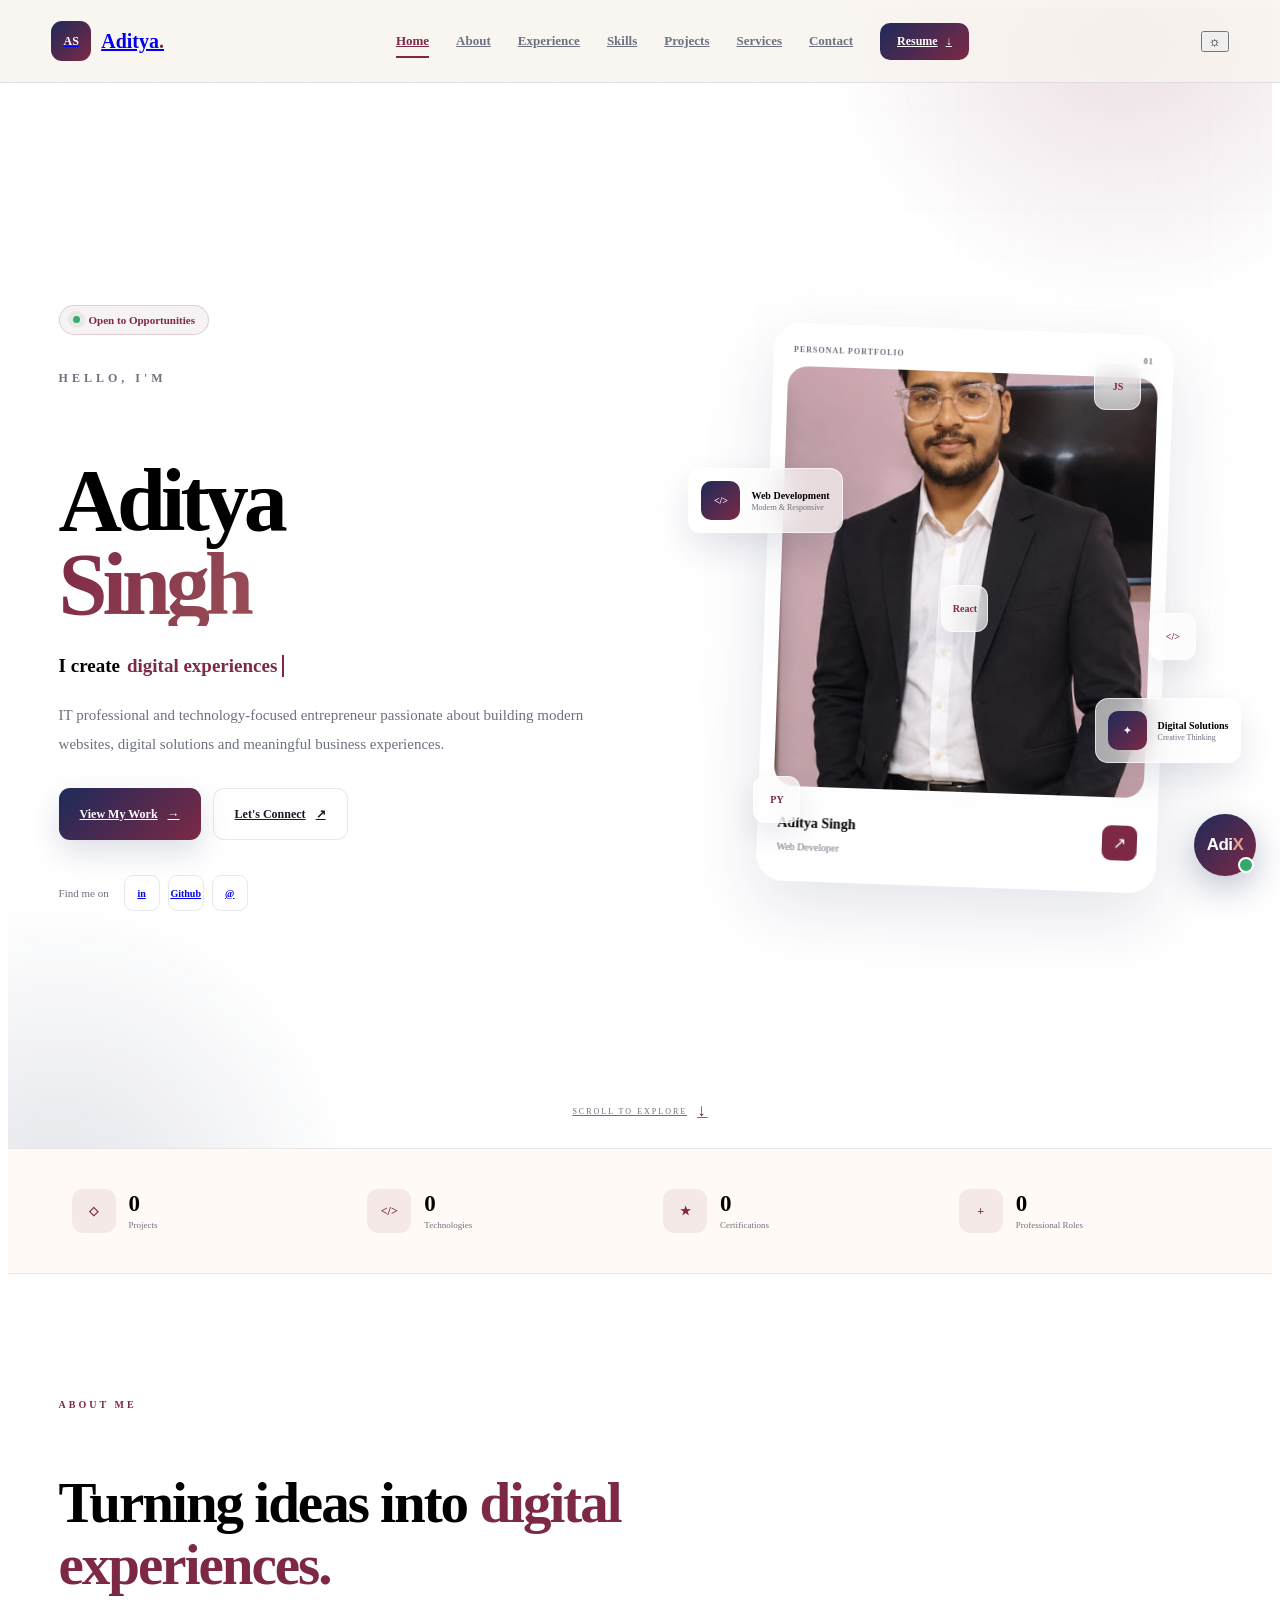
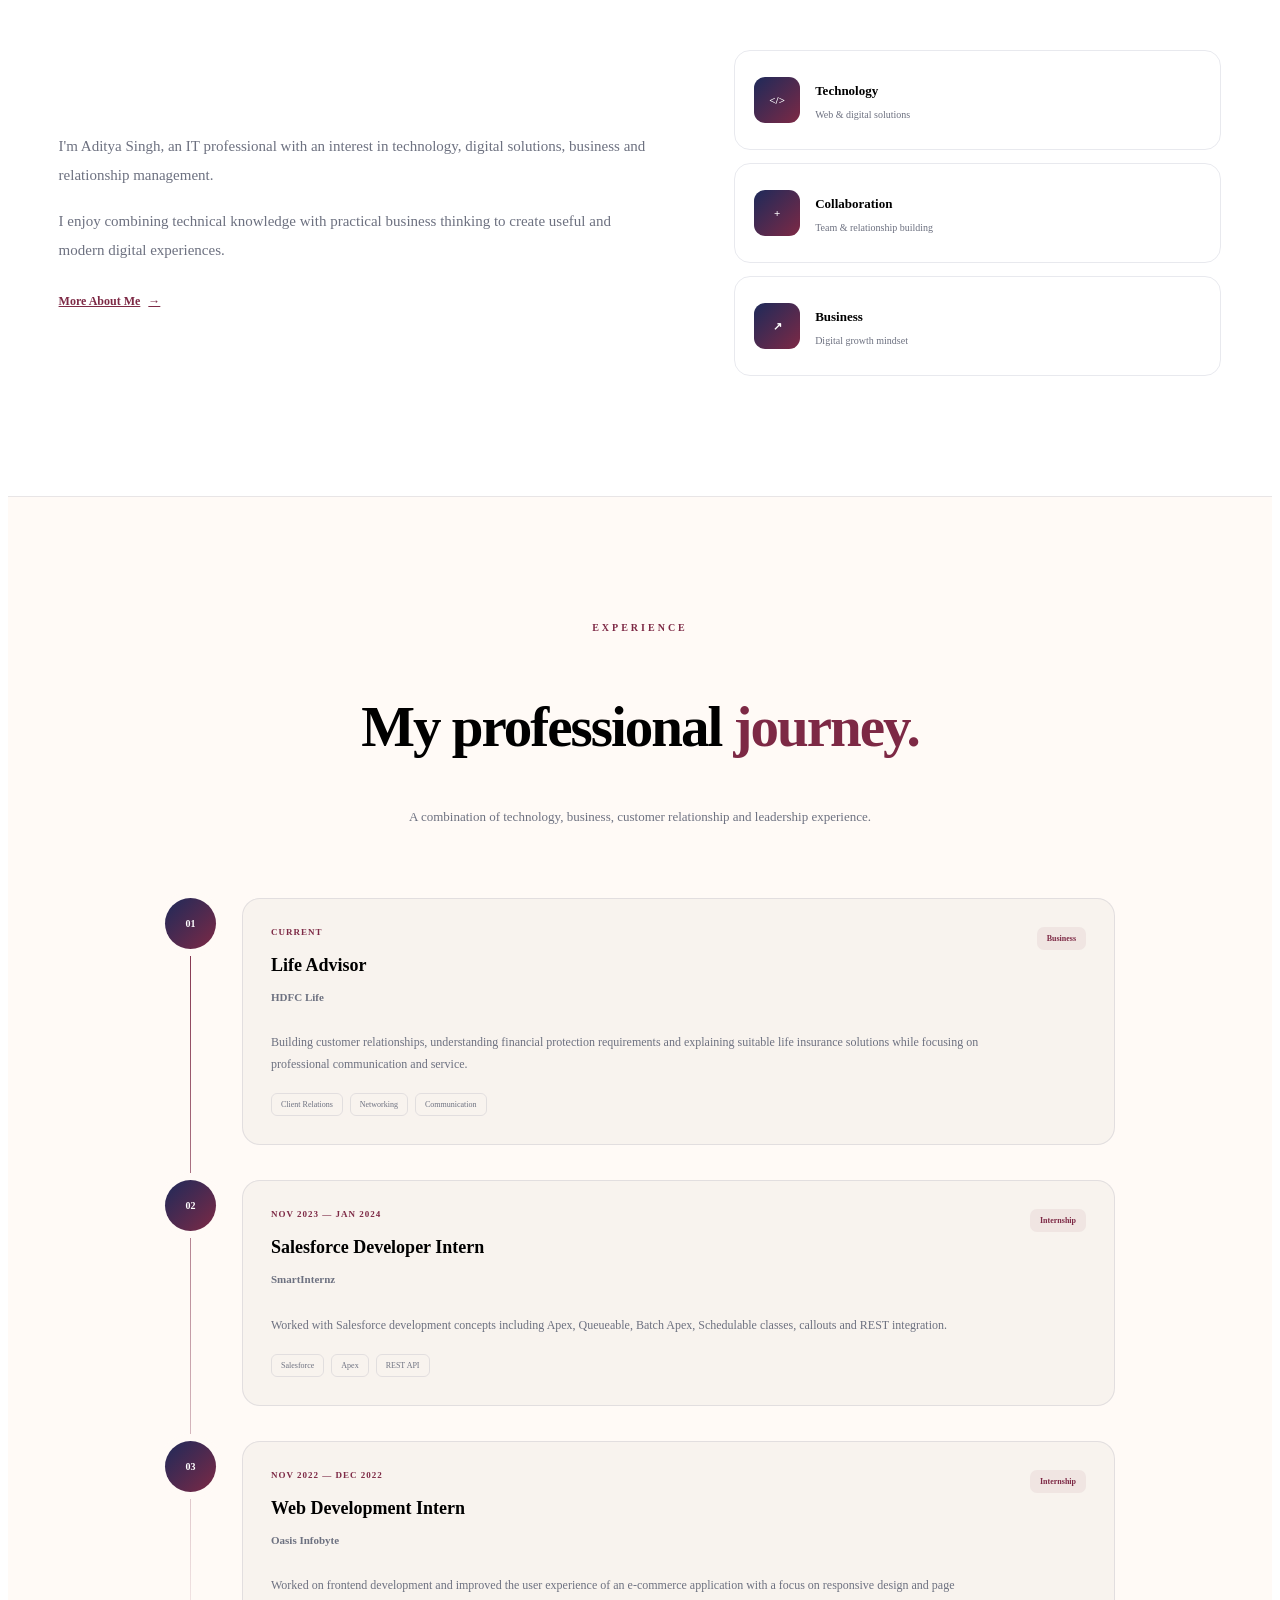
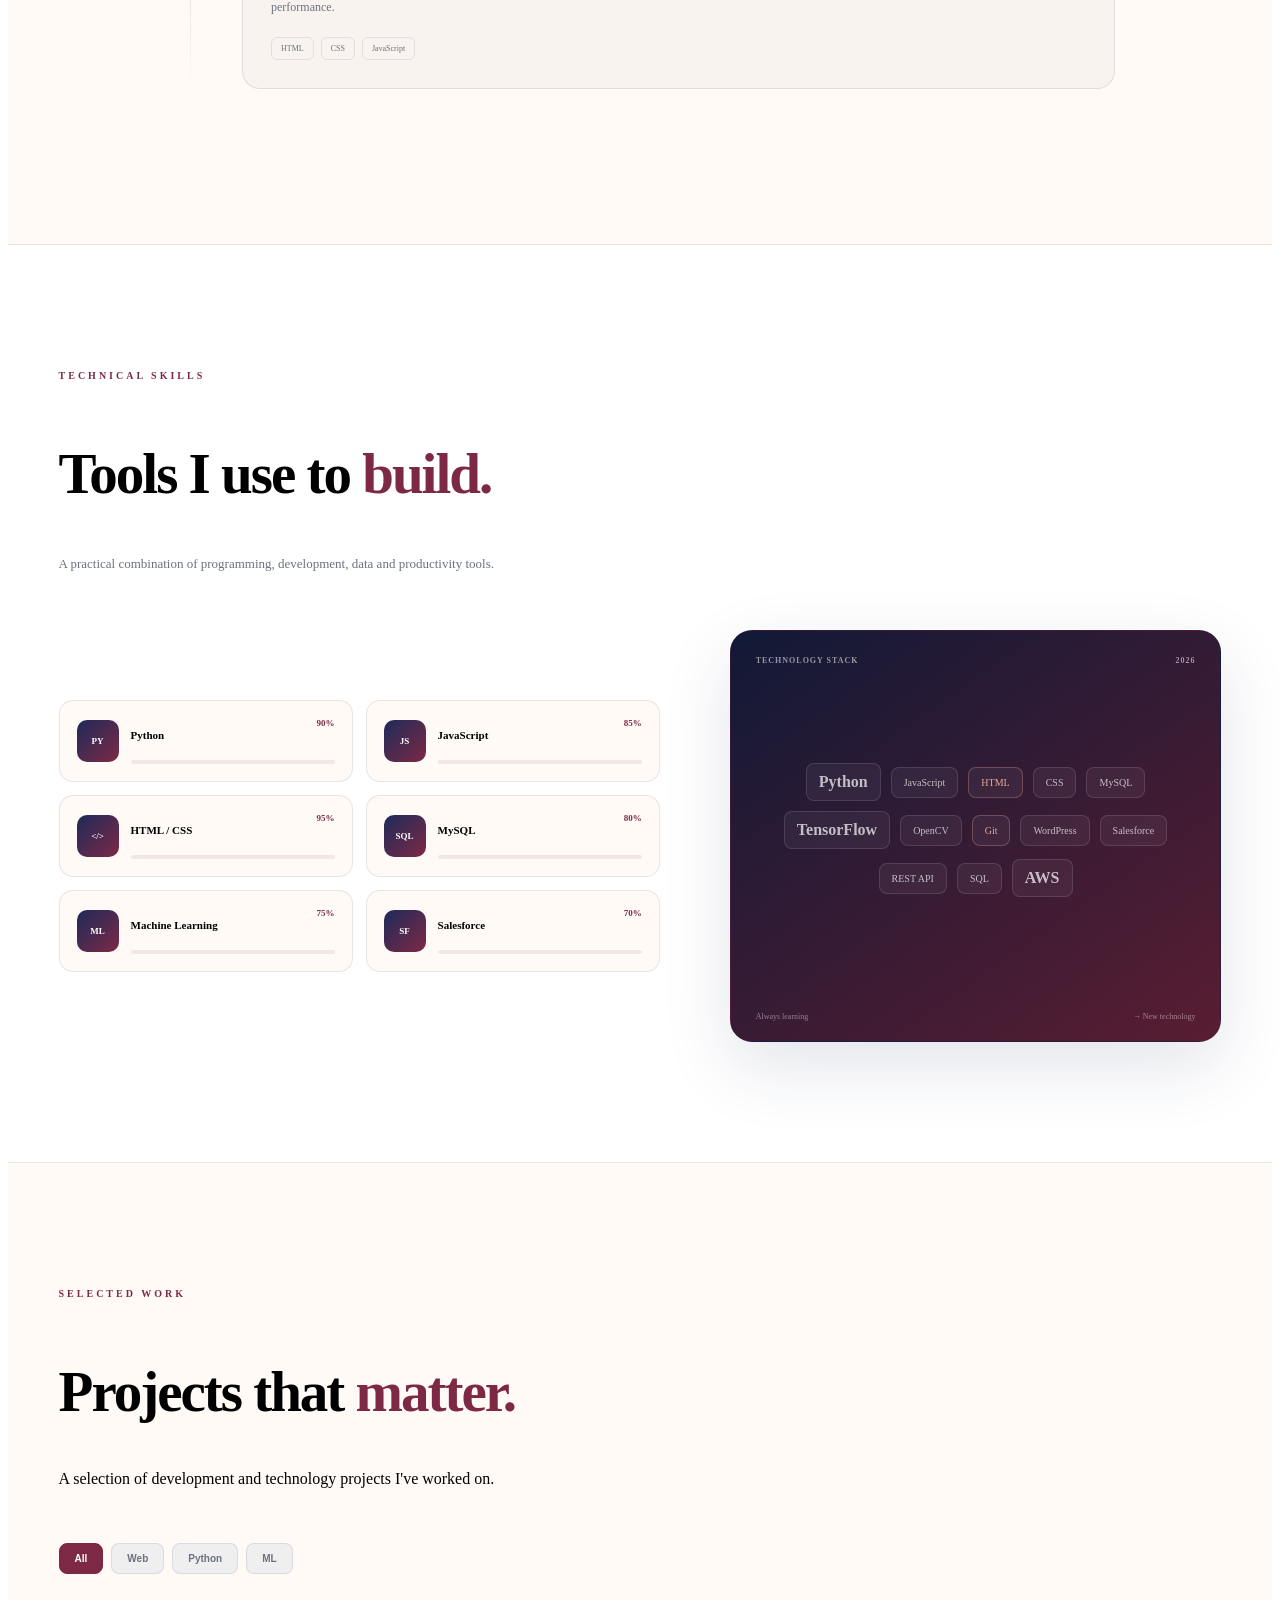
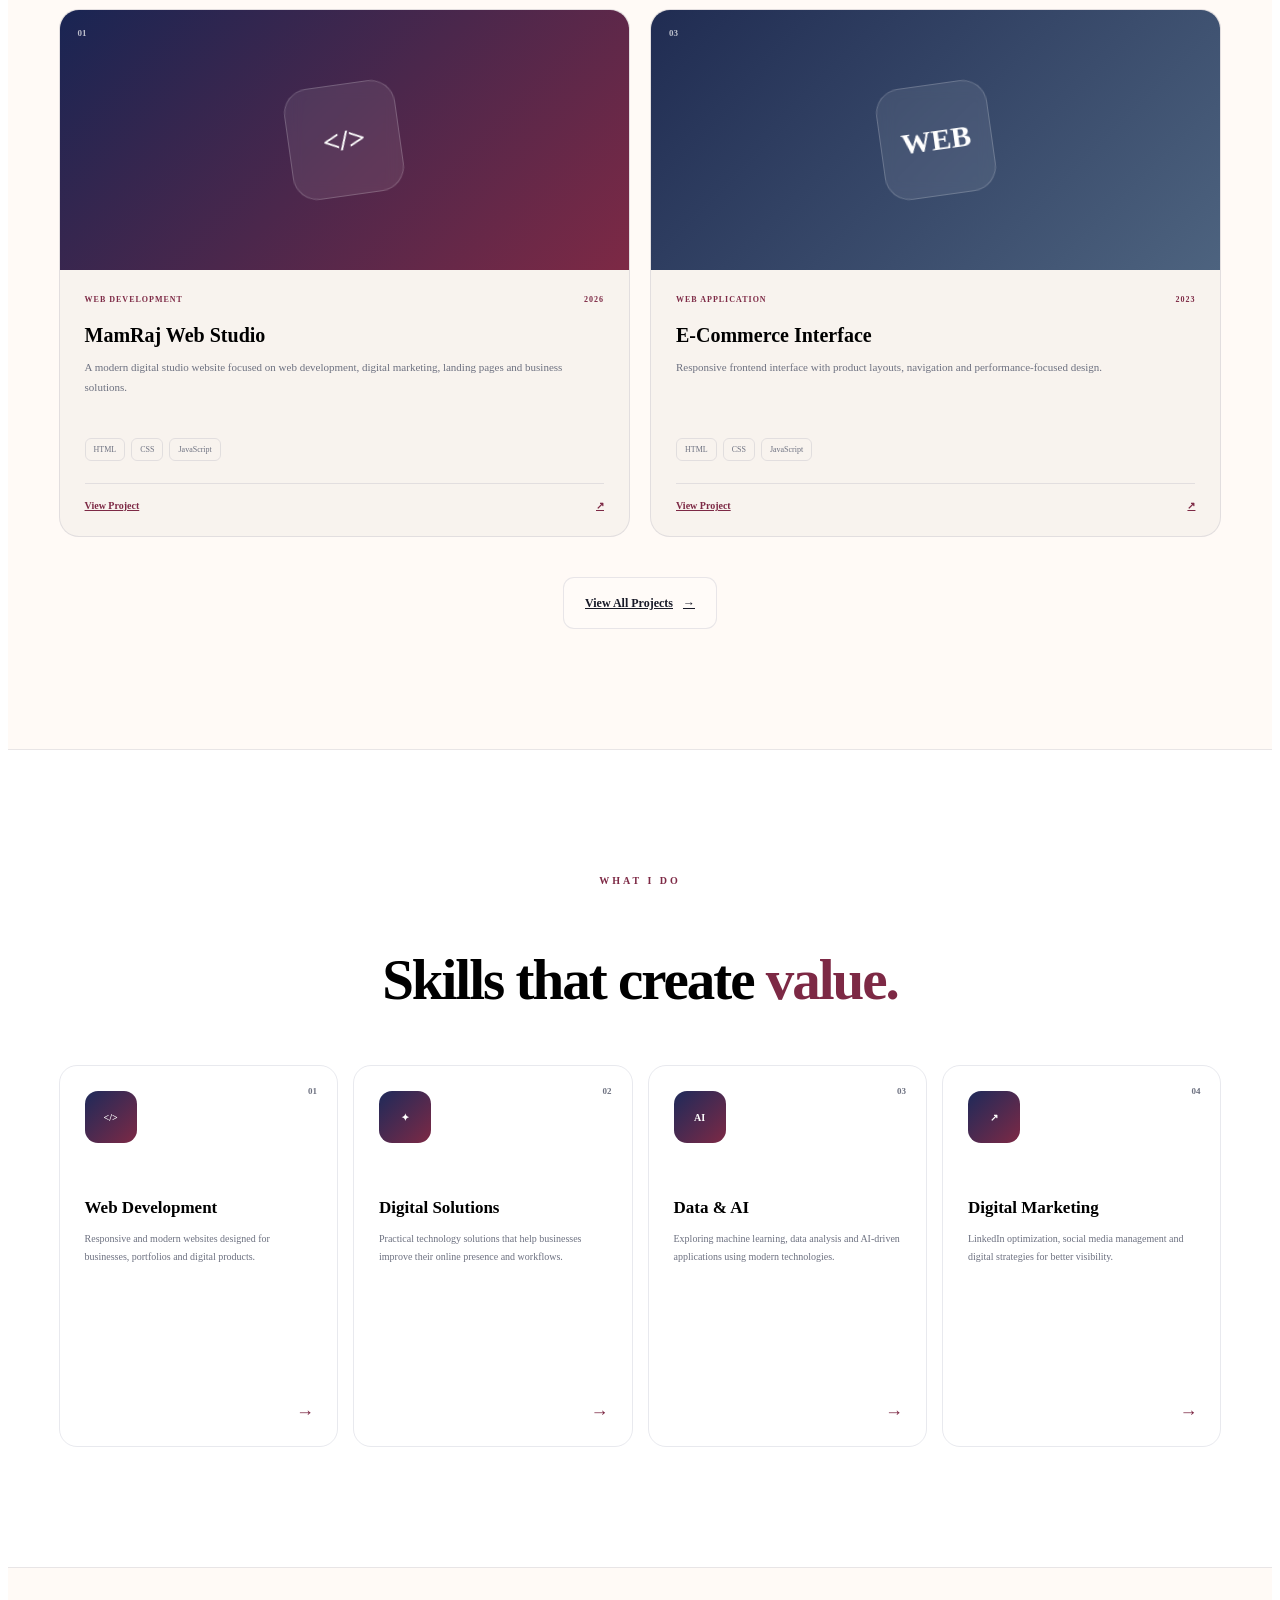
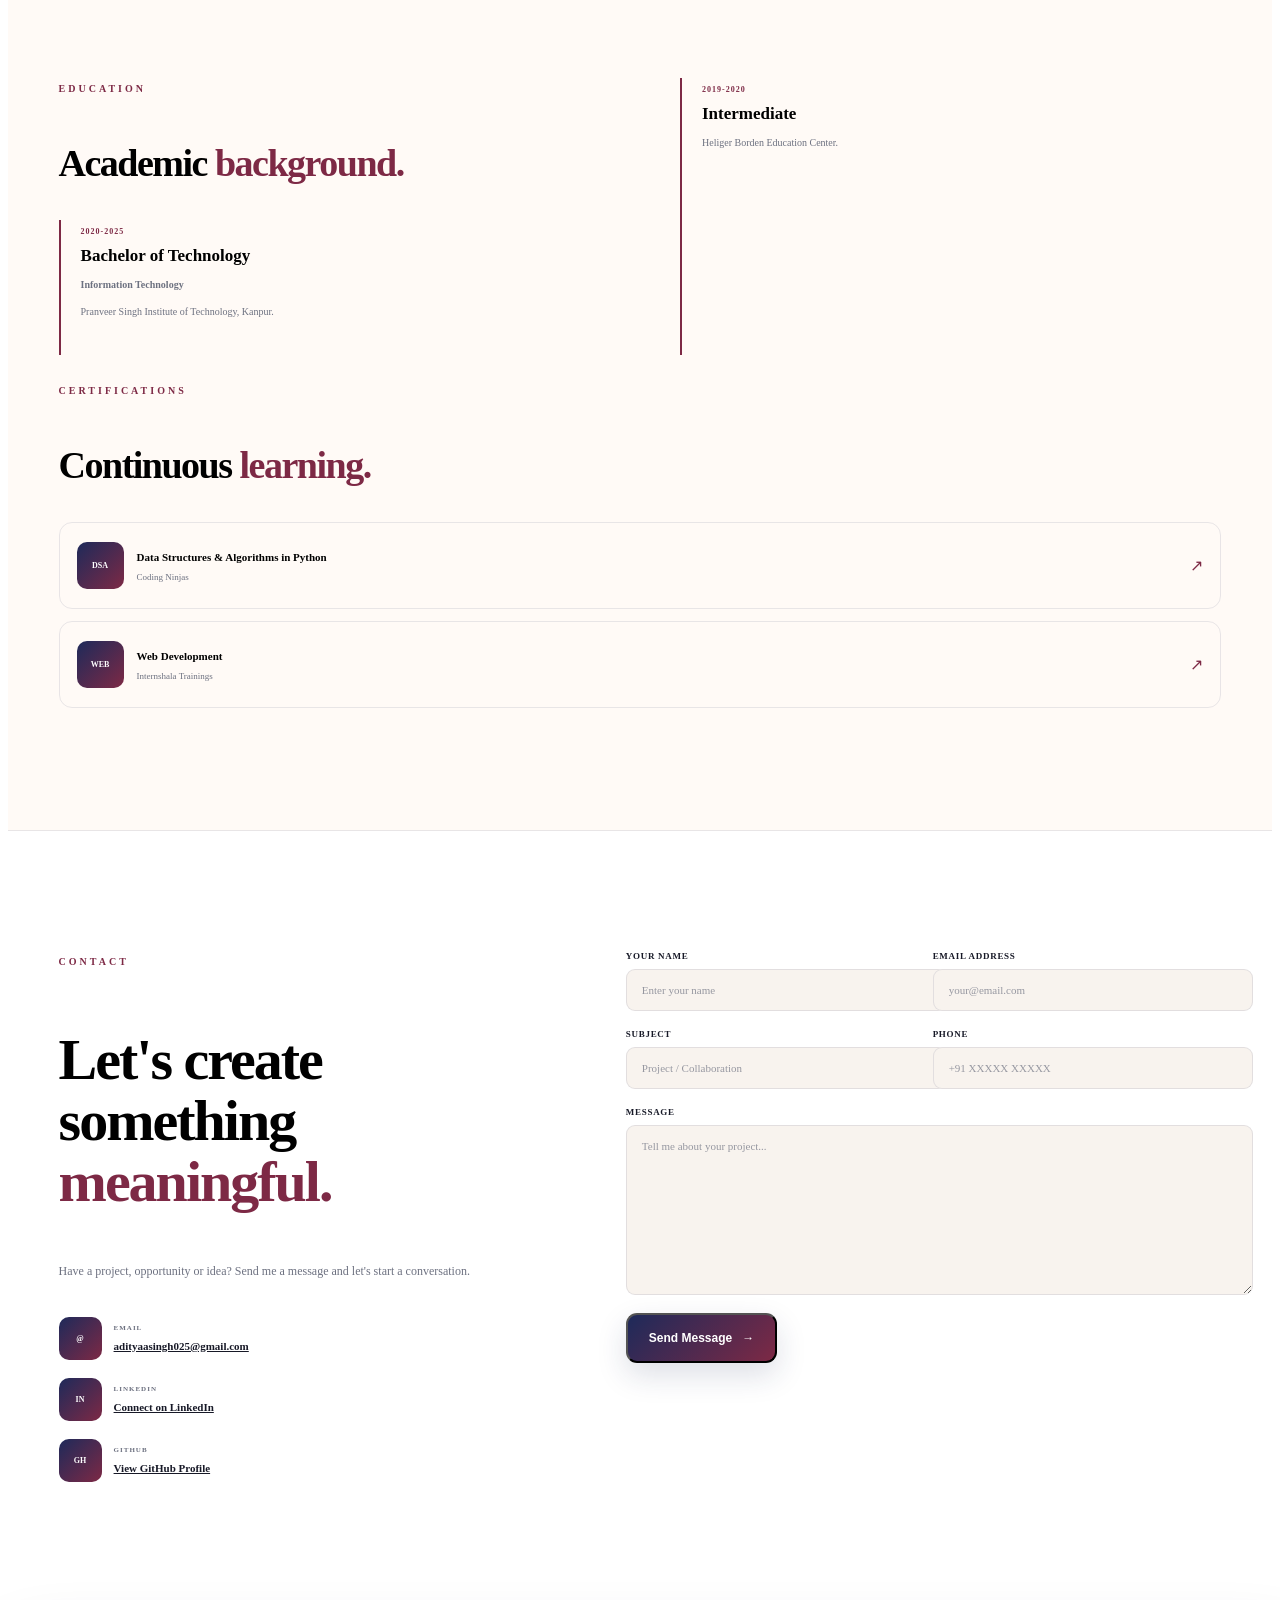
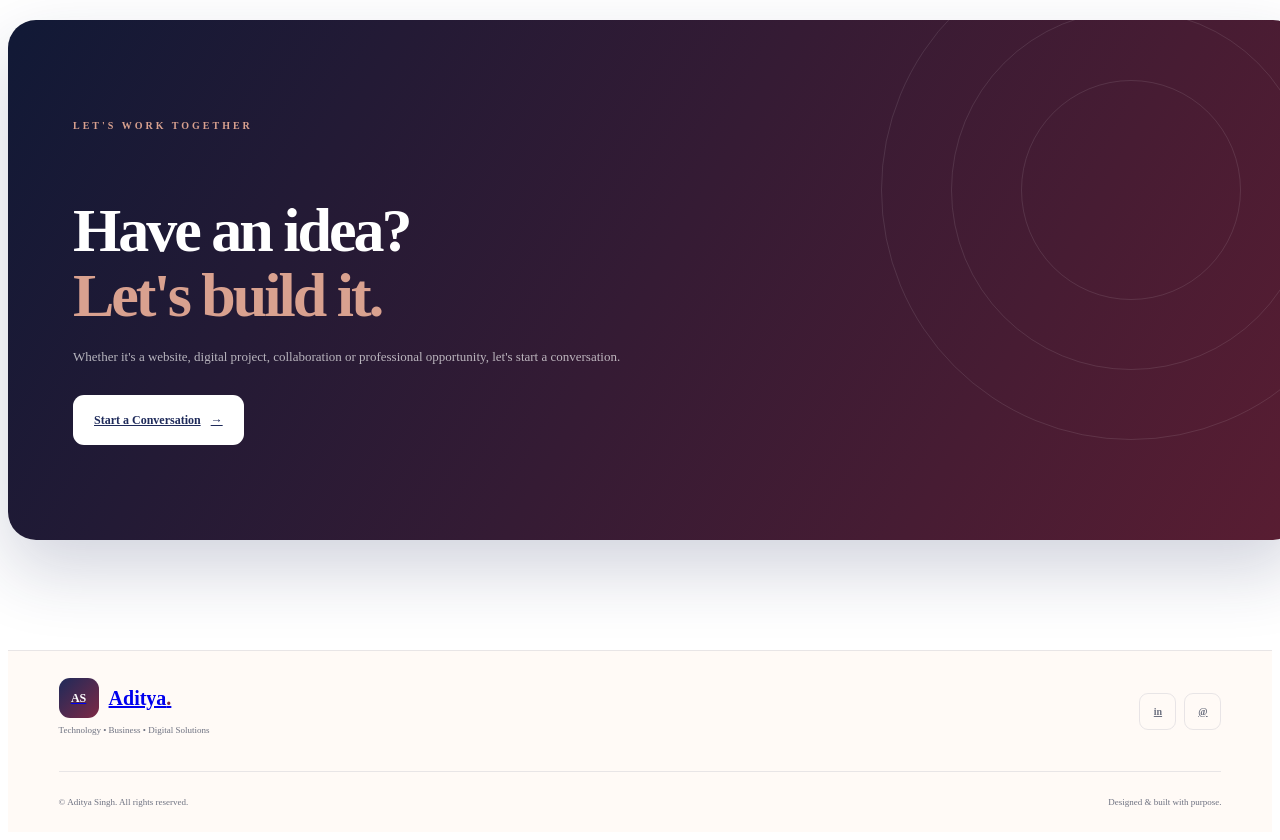
<file: index.html>
<!DOCTYPE html>
<html lang="en">

<head>
    <meta charset="UTF-8">

    <meta name="viewport" content="width=device-width, initial-scale=1.0">

    <meta name="description" content="Aditya Singh - IT Professional and web developer">

    <meta name="author" content="Aditya Singh">

    <title>Aditya Singh | Portfolio</title>

    <link rel="stylesheet" href="style.css">
    <link rel="stylesheet" href="adix.css">
</head>

<body>

<!-- =====================================
     NAVBAR
===================================== -->

<header class="header">

    <nav class="navbar">

        <a href="#home" class="logo">

            <span class="logo-symbol">AS</span>

            <span class="logo-name">
               Aditya<span>.</span>
            </span>

        </a>


        <div class="nav-menu" id="navMenu">

            <a href="#home" class="nav-link active">
                Home
            </a>

            <a href="#about" class="nav-link">
                About
            </a>

            <a href="#experience" class="nav-link">
                Experience
            </a>

            <a href="#skills" class="nav-link">
                Skills
            </a>

            <a href="#projects" class="nav-link">
                Projects
            </a>

            <a href="#services" class="nav-link">
                Services
            </a>

            <a href="#contact" class="nav-link">
                Contact
            </a>

            <a href="#" class="resume-button">
                Resume
                <span>↓</span>
            </a>

        </div>


        <div class="nav-actions">

            <button
    class="theme-toggle"
    id="themeToggle"
    type="button"
    aria-label="Toggle dark mode"
>

                ☾
            </button>


            <button
                class="menu-button" id="menuButton" aria-label="Open menu">

                <span></span>
                <span></span>
                <span></span>

            </button>

        </div>

    </nav>

</header>


<!-- =====================================
     MAIN
===================================== -->

<main>


<!-- =====================================
     HERO SECTION
===================================== -->

<section class="hero" id="home">

    <div class="hero-background">

        <div class="gradient-circle circle-one"></div>

        <div class="gradient-circle circle-two"></div>

        <div class="grid-background"></div>

    </div>


    <div class="hero-container">


        <!-- HERO CONTENT -->

        <div class="hero-content">

            <div class="availability">

                <span class="status-dot"></span>

                Open to Opportunities

            </div>


            <p class="eyebrow">
                HELLO, I'M
            </p>
            <h2>
                Aditya
                <span>Singh</span>
            </h2>

            <div class="hero-role">

                <span>I create</span>

                <span id="typingText" class="typing-text"></span>

            </div>
                   

            <p class="hero-description">

                IT professional and technology-focused
                entrepreneur passionate about building
                modern websites, digital solutions and
                meaningful business experiences.

            </p>


            <div class="hero-buttons">

                <a
                    href="#projects"
                    class="button button-primary">

                    View My Work

                    <span>→</span>

                </a>


                <a
                    href="#contact"
                    class="button button-outline">

                    Let's Connect

                    <span>↗</span>

                </a>

            </div>


            <!-- SOCIAL LINKS -->

            <div class="social-area">

                <span>
                    Find me on
                </span>


                <div class="social-links">

                    <a href="#"
                       aria-label="LinkedIn">
                        in
                    </a>

                    <a href="#"
                       aria-label="GitHub">
                        Github
                    </a>

                    <a href="#"
                       aria-label="Email">
                        @
                    </a>

                </div>

            </div>

        </div>


        <!-- HERO VISUAL -->

        <div class="hero-visual">


            <div class="visual-glow"></div>


            <!-- PROFILE CARD -->

            <div class="profile-card">


                <div class="profile-header">

                    <span>
                        PERSONAL PORTFOLIO
                    </span>

                    <span>
                        01
                    </span>

                </div>


                <div class="profile-image">

                    <img
                        src="profile.jpg" alt="Aditya Singh"
                        onerror="this.style.display='none'; this.parentElement.classList.add('image-placeholder');"
                    >

                    <div class="placeholder-content">

                        <div class="placeholder-initials">
                            AS
                        </div>

                        <span>
                            Add Your Photo
                        </span>

                    </div>

                </div>


                <div class="profile-info">

                    <div>

                        <h3>
                            Aditya Singh
                        </h3>

                        <p>
                            Web Developer
                        </p>

                    </div>


                    <div class="profile-arrow">
                        ↗
                    </div>

                </div>

            </div>


            <!-- FLOATING CARD -->

            <div class="floating-card floating-one">

                <div class="floating-icon">
                    &lt;/&gt;
                </div>

                <div>

                    <strong>
                        Web Development
                    </strong>

                    <small>
                        Modern & Responsive
                    </small>

                </div>

            </div>


            <!-- FLOATING CARD -->

            <div class="floating-card floating-two">

                <div class="floating-icon">
                    ✦
                </div>

                <div>

                    <strong>
                        Digital Solutions
                    </strong>

                    <small>
                        Creative Thinking
                    </small>

                </div>

            </div>


            <!-- TECH BADGES -->

            <div class="tech-badge badge-one">
                JS
            </div>

            <div class="tech-badge badge-two">
                PY
            </div>

            <div class="tech-badge badge-three">
                &lt;/&gt;
            </div>
               <div class="tech-badge badge-four">
                React
            </div>

        </div>

    </div>


    <!-- SCROLL INDICATOR -->

    <a href="#about" class="scroll-indicator">

        <span>
            SCROLL TO EXPLORE
        </span>

        <span class="scroll-arrow">
            ↓
        </span>

    </a>

</section>


<!-- =====================================
     STATISTICS
===================================== -->

<section class="statistics">

    <div class="statistics-container">


        <div class="stat">

            <div class="stat-icon">
                ◇
            </div>

            <div>

                <strong
                    class="counter"
                    data-target="10">
                    0
                </strong>

                <span>
                    Projects
                </span>

            </div>

        </div>


        <div class="stat">

            <div class="stat-icon">
                &lt;/&gt;
            </div>

            <div>

                <strong
                    class="counter"
                    data-target="10">
                    0
                </strong>

                <span>
                    Technologies
                </span>

            </div>

        </div>


        <div class="stat">

            <div class="stat-icon">
                ★
            </div>

            <div>

                <strong
                    class="counter"
                    data-target="2">
                    0
                </strong>

                <span>
                    Certifications
                </span>

            </div>

        </div>


        <div class="stat">

            <div class="stat-icon">
                +
            </div>

            <div>

                <strong
                    class="counter"
                    data-target="5">
                    0
                </strong>

                <span>
                    Professional Roles
                </span>

            </div>

        </div>

    </div>

</section>


<!-- =====================================
     ABOUT PREVIEW
===================================== -->

<section class="about-preview" id="about">

    <div class="section-container">


        <div class="section-heading">

            <span class="section-label">
                ABOUT ME
            </span>

            <h2>

                Turning ideas into

                <span>
                    digital experiences.
                </span>

            </h2>

        </div>


        <div class="about-grid">


            <div class="about-description">

                <p>

                    I'm Aditya Singh, an IT professional
                    with an interest in technology, digital
                    solutions, business and relationship
                    management.

                </p>


                <p>

                    I enjoy combining technical knowledge
                    with practical business thinking to
                    create useful and modern digital
                    experiences.

                </p>


                <a
                    href="#"
                    class="text-button">

                    More About Me

                    <span>→</span>

                </a>

            </div>


            <div class="about-cards">


                <div class="about-card">

                    <div class="about-card-icon">
                        &lt;/&gt;
                    </div>

                    <div>

                        <h3>
                            Technology
                        </h3>

                        <p>
                            Web & digital solutions
                        </p>

                    </div>

                </div>


                <div class="about-card">

                    <div class="about-card-icon">
                        +
                    </div>

                    <div>

                        <h3>
                            Collaboration
                        </h3>

                        <p>
                            Team & relationship building
                        </p>

                    </div>

                </div>


                <div class="about-card">

                    <div class="about-card-icon">
                        ↗
                    </div>

                    <div>

                        <h3>
                            Business
                        </h3>

                        <p>
                            Digital growth mindset
                        </p>

                    </div>

                </div>


            </div>

        </div>

    </div>

</section>
    
<!-- =====================================
     EXPERIENCE SECTION
===================================== -->

<section class="experience-section" id="experience">

    <div class="section-container">

        <div class="section-heading center-heading">

            <span class="section-label">
                EXPERIENCE
            </span>

            <h2>
                My professional
                <span>journey.</span>
            </h2>

            <p>
                A combination of technology, business,
                customer relationship and leadership
                experience.
            </p>

        </div>


        <div class="timeline">


            <!-- EXPERIENCE 01-->

            <div class="timeline-item">

                <div class="timeline-dot">
                    01
                </div>


                <div class="timeline-content">

                    <div class="timeline-top">

                        <div>

                            <span class="experience-date">
                                CURRENT
                            </span>

                            <h3>
                                Life Advisor
                            </h3>

                            <h4>
                                HDFC Life
                            </h4>

                        </div>

                        <span class="experience-type">
                            Business
                        </span>

                    </div>


                    <p>
                        Building customer relationships, understanding
                        financial protection requirements and explaining
                        suitable life insurance solutions while focusing
                        on professional communication and service.
                    </p>


                    <div class="experience-tags">

                        <span>Client Relations</span>
                        <span>Networking</span>
                        <span>Communication</span>

                    </div>

                </div>

            </div>


            <!-- EXPERIENCE 02 -->

            <div class="timeline-item">

                <div class="timeline-dot">
                    02
                </div>


                <div class="timeline-content">

                    <div class="timeline-top">

                        <div>

                            <span class="experience-date">
                                NOV 2023 — JAN 2024
                            </span>

                            <h3>
                                Salesforce Developer Intern
                            </h3>

                            <h4>
                                SmartInternz
                            </h4>

                        </div>

                        <span class="experience-type">
                            Internship
                        </span>

                    </div>


                    <p>
                        Worked with Salesforce development concepts
                        including Apex, Queueable, Batch Apex,
                        Schedulable classes, callouts and REST
                        integration.
                    </p>


                    <div class="experience-tags">

                        <span>Salesforce</span>
                        <span>Apex</span>
                        <span>REST API</span>

                    </div>

                </div>

            </div>


            <!-- EXPERIENCE 03 -->

            <div class="timeline-item">

                <div class="timeline-dot">
                    03
                </div>


                <div class="timeline-content">

                    <div class="timeline-top">

                        <div>

                            <span class="experience-date">
                                NOV 2022 — DEC 2022
                            </span>

                            <h3>
                                Web Development Intern
                            </h3>

                            <h4>
                                Oasis Infobyte
                            </h4>

                        </div>

                        <span class="experience-type">
                            Internship
                        </span>

                    </div>


                    <p>
                        Worked on frontend development and improved
                        the user experience of an e-commerce
                        application with a focus on responsive
                        design and page performance.
                    </p>


                    <div class="experience-tags">

                        <span>HTML</span>
                        <span>CSS</span>
                        <span>JavaScript</span>

                    </div>

                </div>

            </div>

        </div>

    </div>

</section>



<!-- =====================================
     SKILLS SECTION
===================================== -->

<section class="skills-section" id="skills">

    <div class="section-container">

        <div class="section-heading">

            <span class="section-label">
                TECHNICAL SKILLS
            </span>

            <h2>
                Tools I use to
                <span>build.</span>
            </h2>

            <p>
                A practical combination of programming,
                development, data and productivity tools.
            </p>

        </div>


        <div class="skills-layout">


            <!-- SKILL CARDS -->

            <div class="skill-cards">


                <div class="skill-card">

                    <div class="skill-icon">
                        PY
                    </div>

                    <div class="skill-info">

                        <div class="skill-title">

                            <h3>Python</h3>

                            <span>90%</span>

                        </div>

                        <div class="skill-bar">

                            <span
                                class="skill-progress"
                                data-width="90">
                            </span>

                        </div>

                    </div>

                </div>


                <div class="skill-card">

                    <div class="skill-icon">
                        JS
                    </div>

                    <div class="skill-info">

                        <div class="skill-title">

                            <h3>JavaScript</h3>

                            <span>85%</span>

                        </div>

                        <div class="skill-bar">

                            <span
                                class="skill-progress"
                                data-width="85">
                            </span>

                        </div>

                    </div>

                </div>


                <div class="skill-card">

                    <div class="skill-icon">
                        &lt;/&gt;
                    </div>

                    <div class="skill-info">

                        <div class="skill-title">

                            <h3>HTML / CSS</h3>

                            <span>95%</span>

                        </div>

                        <div class="skill-bar">

                            <span
                                class="skill-progress"
                                data-width="95">
                            </span>

                        </div>

                    </div>

                </div>


                <div class="skill-card">

                    <div class="skill-icon">
                        SQL
                    </div>

                    <div class="skill-info">

                        <div class="skill-title">

                            <h3>MySQL</h3>

                            <span>80%</span>

                        </div>

                        <div class="skill-bar">

                            <span
                                class="skill-progress"
                                data-width="80">
                            </span>

                        </div>

                    </div>

                </div>


                <div class="skill-card">

                    <div class="skill-icon">
                        ML
                    </div>

                    <div class="skill-info">

                        <div class="skill-title">

                            <h3>Machine Learning</h3>

                            <span>75%</span>

                        </div>

                        <div class="skill-bar">

                            <span
                                class="skill-progress"
                                data-width="75">
                            </span>

                        </div>

                    </div>

                </div>


                <div class="skill-card">

                    <div class="skill-icon">
                        SF
                    </div>

                    <div class="skill-info">

                        <div class="skill-title">

                            <h3>Salesforce</h3>

                            <span>70%</span>

                        </div>

                        <div class="skill-bar">

                            <span
                                class="skill-progress"
                                data-width="70">
                            </span>

                        </div>

                    </div>

                </div>

            </div>


            <!-- TECHNOLOGY CLOUD -->

            <div class="technology-box">

                <div class="technology-header">

                    <span>
                        TECHNOLOGY STACK
                    </span>

                    <span>
                        2026
                    </span>

                </div>


                <div class="technology-cloud">

                    <span class="large">Python</span>

                    <span>JavaScript</span>

                    <span class="highlight">HTML</span>

                    <span>CSS</span>

                    <span>MySQL</span>

                    <span class="large">TensorFlow</span>

                    <span>OpenCV</span>

                    <span class="highlight">Git</span>

                    <span>WordPress</span>

                    <span>Salesforce</span>

                    <span>REST API</span>

                    <span>SQL</span>

                    <span class="large">AWS</span>

                </div>


                <div class="technology-footer">

                    <span>
                        Always learning
                    </span>

                    <span>
                        → New technology
                    </span>

                </div>

            </div>

        </div>

    </div>

</section>



<!-- =====================================
     PROJECTS SECTION
===================================== -->

<section class="projects-section" id="projects">

    <div class="section-container">

        <div class="section-heading">

            <span class="section-label">
                SELECTED WORK
            </span>

            <h2>
                Projects that
                <span>matter.</span>
            </h2>

            <p>
                A selection of development and technology
                projects I've worked on.
            </p>

        </div>


        <!-- FILTER -->

        <div class="project-filter">

            <button
                class="filter-button active"
                data-filter="all">

                All

            </button>

            <button
                class="filter-button"
                data-filter="web">

                Web

            </button>

            <button
                class="filter-button"
                data-filter="python">

                Python

            </button>

            <button
                class="filter-button"
                data-filter="ml">

                ML

            </button>

        </div>


        <!-- PROJECT GRID -->

        <div class="project-grid">


            <!-- PROJECT 01 -->

            <article
                class="project-card"
                data-category="web">

                <div class="project-image project-one">

                    <span class="project-number">
                        01
                    </span>

                    <div class="project-preview">

                        &lt;/&gt;

                    </div>

                </div>


                <div class="project-content">

                    <div class="project-meta">

                        <span>
                            WEB DEVELOPMENT
                        </span>

                        <span>
                            2026
                        </span>

                    </div>


                    <h3>
                        MamRaj Web Studio
                    </h3>


                    <p>
                        A modern digital studio website focused
                        on web development, digital marketing,
                        landing pages and business solutions.
                    </p>


                    <div class="project-tech">

                        <span>HTML</span>
                        <span>CSS</span>
                        <span>JavaScript</span>

                    </div>


                    <a href="https://mamrajwebstudio.com"
                        class="project-link">

                        View Project
                        <span>↗</span>

                    </a>

                </div>

            </article>


            <!-- PROJECT 03 -->

            <article
                class="project-card"
                data-category="web">

                <div class="project-image project-three">

                    <span class="project-number">
                        03
                    </span>

                    <div class="project-preview">
                        WEB
                    </div>

                </div>


                <div class="project-content">

                    <div class="project-meta">

                        <span>
                            WEB APPLICATION
                        </span>

                        <span>
                            2023
                        </span>

                    </div>


                    <h3>
                        E-Commerce Interface
                    </h3>


                    <p>
                        Responsive frontend interface with
                        product layouts, navigation and
                        performance-focused design.
                    </p>


                    <div class="project-tech">

                        <span>HTML</span>
                        <span>CSS</span>
                        <span>JavaScript</span>

                    </div>


                    <a
                        href="https://adityasingh251.github.io/Nexora/"
                        class="project-link">

                        View Project
                        <span>↗</span>

                    </a>

                </div>

            </article>

        </div>


        <div class="projects-more">

            <a
                href="#"
                class="button button-outline">

                View All Projects
                <span>→</span>

            </a>

        </div>

    </div>

</section>



<!-- =====================================
     SERVICES SECTION
===================================== -->

<section class="services-section" id="services">

    <div class="section-container">

        <div class="section-heading center-heading">

            <span class="section-label">
                WHAT I DO
            </span>

            <h2>
                Skills that create
                <span>value.</span>
            </h2>

        </div>


        <div class="services-grid">


            <div class="service-card">

                <span class="service-number">
                    01
                </span>

                <div class="service-icon">
                    &lt;/&gt;
                </div>

                <h3>
                    Web Development
                </h3>

                <p>
                    Responsive and modern websites designed
                    for businesses, portfolios and digital
                    products.
                </p>

                <div class="service-arrow">
                    →
                </div>

            </div>


            <div class="service-card">

                <span class="service-number">
                    02
                </span>

                <div class="service-icon">
                    ✦
                </div>

                <h3>
                    Digital Solutions
                </h3>

                <p>
                    Practical technology solutions that help
                    businesses improve their online presence
                    and workflows.
                </p>

                <div class="service-arrow">
                    →
                </div>

            </div>


            <div class="service-card">

                <span class="service-number">
                    03
                </span>

                <div class="service-icon">
                    AI
                </div>

                <h3>
                    Data & AI
                </h3>

                <p>
                    Exploring machine learning, data analysis
                    and AI-driven applications using modern
                    technologies.
                </p>

                <div class="service-arrow">
                    →
                </div>

            </div>


            <div class="service-card">

                <span class="service-number">
                    04
                </span>

                <div class="service-icon">
                    ↗
                </div>

                <h3>
                    Digital Marketing
                </h3>

                <p>
                    LinkedIn optimization, social media
                    management and digital strategies for
                    better visibility.
                </p>

                <div class="service-arrow">
                    →
                </div>

            </div>

        </div>

    </div>

</section>



<!-- =====================================
     EDUCATION & CERTIFICATIONS
===================================== -->

<section class="education-section">

    <div class="section-container">

        <div class="education-grid">


            <!-- EDUCATION -->

            <div class="education-column">

                <span class="section-label">
                    EDUCATION
                </span>

                <h2>
                    Academic
                    <span>background.</span>
                </h2>

                <div class="education-card">

                    <span class="education-year">
                        2020-2025
                    </span>

                    <h3>
                        Bachelor of Technology
                    </h3>

                    <h4>
                        Information Technology
                    </h4>

                    <p>
                        Pranveer Singh Institute of Technology,
                        Kanpur.
                    </p>

                </div>

            </div>
             <div class="education-card">

                    <span class="education-year">
                        2019-2020
                    </span>

                    <h3>
                        Intermediate
                    </h3>

                    <p>
                        Heliger Borden Education Center.
                    </p>

                </div>

            </div>


            <!-- CERTIFICATIONS -->

            <div class="education-column">

                <span class="section-label">
                    CERTIFICATIONS
                </span>

                <h2>
                    Continuous
                    <span>learning.</span>
                </h2>


                <div class="certificate-card">

                    <div class="certificate-icon">
                        DSA
                    </div>

                    <div>

                        <h3>
                            Data Structures &
                            Algorithms in Python
                        </h3>

                        <p>
                            Coding Ninjas
                        </p>

                    </div>

                    <span class="certificate-arrow">
                        ↗
                    </span>

                </div>


                <div class="certificate-card">

                    <div class="certificate-icon">
                        WEB
                    </div>

                    <div>

                        <h3>
                            Web Development
                        </h3>

                        <p>
                            Internshala Trainings
                        </p>

                    </div>

                    <span class="certificate-arrow">
                        ↗
                    </span>

                </div>

            </div>

        </div>

    </div>

</section>



<!-- =====================================
     CONTACT SECTION
===================================== -->

<section class="contact-section" id="contact">

    <div class="section-container">

        <div class="contact-wrapper">


            <div class="contact-content">

                <span class="section-label">
                    CONTACT
                </span>

                <h2>
                    Let's create
                    something
                    <span>meaningful.</span>
                </h2>

                <p>
                    Have a project, opportunity or idea?
                    Send me a message and let's start a
                    conversation.
                </p>


                <div class="contact-details">


                    <div class="contact-item">

                        <div class="contact-icon">
                            @
                        </div>

                        <div>

                            <span>
                                EMAIL
                            </span>

                            <a href="mailto:adityaasingh025@gmail.com">
                                adityaasingh025@gmail.com
                            </a>

                        </div>

                    </div>


                    <div class="contact-item">

                        <div class="contact-icon">
                            IN
                        </div>

                        <div>

                            <span>
                                LINKEDIN
                            </span>

                            <a href="#">
                                Connect on LinkedIn
                            </a>

                        </div>

                    </div>


                    <div class="contact-item">

                        <div class="contact-icon">
                            GH
                        </div>

                        <div>

                            <span>
                                GITHUB
                            </span>

                            <a href="#">
                                View GitHub Profile
                            </a>

                        </div>

                    </div>


                </div>

            </div>


            <!-- CONTACT FORM -->

          <form
    action="https://formsubmit.co/adityaasingh025@gmail.com"
    method="POST"
    id="contactForm"
    class="contact-form"
>

    <input
        type="hidden"
        name="_subject"
        value="New Portfolio Contact - Aditya Singh"
    >

    <input
        type="hidden"
        name="_template"
        value="table"
    >

    <input
        type="hidden"
        name="_captcha"
        value="false"
    >

    <div class="form-group">

        <label for="name">
            Your Name
        </label>

        <input
            type="text"
            id="name"
            name="name"
            placeholder="Enter your name"
            required
        >

    </div>


    <div class="form-group">

        <label for="email">
            Email Address
        </label>

        <input
            type="email"
            id="email"
            name="email"
            placeholder="your@email.com"
            required
        >

    </div>


    <div class="form-group">

        <label for="subject">
            Subject
        </label>

        <input
            type="text"
            name="message_subject"
            placeholder="Project / Collaboration"
            required
        >

    </div>


    <div class="form-group">

        <label for="phone">
            Phone
        </label>

        <input
            type="tel"
            id="phone"
            name="phone"
            placeholder="+91 XXXXX XXXXX"
        >

    </div>


    <div class="form-group">

        <label for="message">
            Message
        </label>

        <textarea
            id="message"
            name="message"
            rows="6"
            placeholder="Tell me about your project..."
            required
        ></textarea>

    </div>


    <button
        type="submit"
        class="button button-primary"
        id="submitButton"
    >

        Send Message

        <span>→</span>

    </button>

</form>
        </div>

    </div>

</section>

<!-- =====================================
     CTA
===================================== -->

<section class="cta">

    <div class="cta-container">

        <div class="cta-content">

            <span class="section-label">
                LET'S WORK TOGETHER
            </span>

            <h2>

                Have an idea?

                <br>

                <span>
                    Let's build it.
                </span>

            </h2>

            <p>

                Whether it's a website, digital project,
                collaboration or professional opportunity,
                let's start a conversation.

            </p>


            <a
                href="#contact"
                class="button button-light">

                Start a Conversation

                <span>→</span>

            </a>

        </div>


        <div class="cta-decoration">

            <div></div>
            <div></div>
            <div></div>

        </div>

    </div>

</section>


</main>


<!-- =====================================
     FOOTER
===================================== -->

<footer class="footer">

    <div class="footer-main">


        <div>

            <a href="#home" class="logo">

                <span class="logo-symbol">
                    AS
                </span>

                <span class="logo-name">
                    Aditya<span>.</span>
                </span>

            </a>


            <p class="footer-tagline">

                Technology • Business • Digital Solutions

            </p>

        </div>


        <div class="footer-social">

            <a href="#">
                in
            </a>

            <a href="#">
                @
            </a>

        </div>

    </div>


    <div class="footer-bottom">

        <span>
            © <span id="year"></span>
            Aditya Singh. All rights reserved.
        </span>

        <span>
            Designed & built with purpose.
        </span>

    </div>

</footer>


<script src="script.js"></script>
<script src="typing.js"></script>
<script src="formsubmit.js"></script>
<script src="adix.js"></script>    
</body>
</html>
</file>
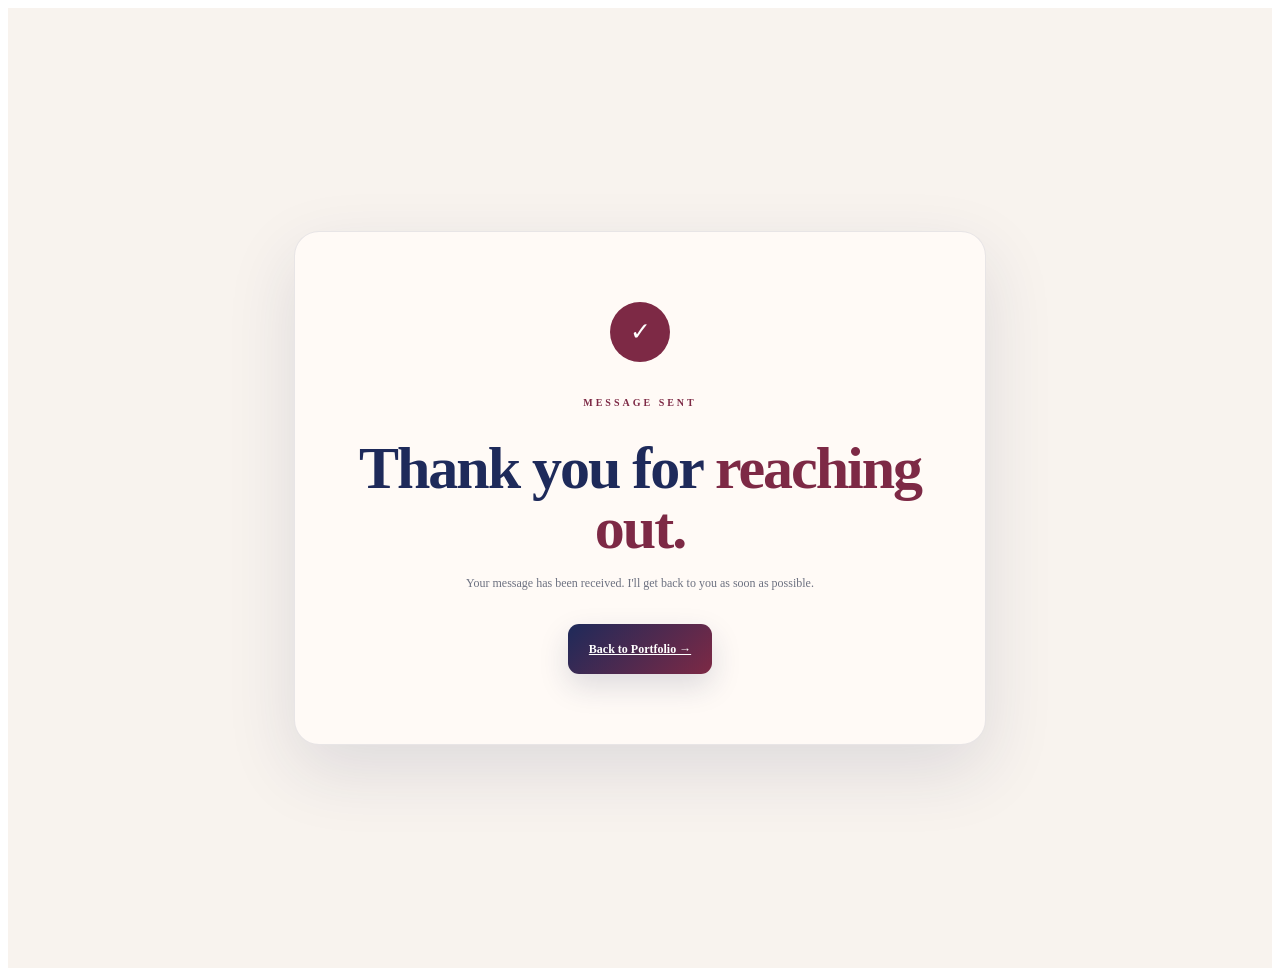
<file: thank-you.html>
<!DOCTYPE html>
<html lang="en">

<head>

    <meta charset="UTF-8">

    <meta
        name="viewport"
        content="width=device-width, initial-scale=1.0"
    >

    <title>Thank You | Aditya Singh</title>

    <link
        rel="stylesheet"
        href="style.css"
    >

</head>


<body>

    <main class="thank-you-page">

        <div class="thank-you-card">

            <div class="thank-icon">
                ✓
            </div>

            <p class="section-label">
                MESSAGE SENT
            </p>

            <h1>
                Thank you for
                <span>reaching out.</span>
            </h1>

            <p>
                Your message has been received.
                I'll get back to you as soon as possible.
            </p>

            <a
                href="index.html"
                class="button button-primary"
            >
                Back to Portfolio →
            </a>

        </div>

    </main>

</body>

</html>
</file>
<file: style.css>
/* =====================================
   VARIABLES
===================================== */

:root {

    --background: #f8f3ee;
    --background-two: #fffaf6;

    --navy: #1e2a5a;
    --navy-dark: #111936;

    --wine: #7d2945;
    --wine-dark: #591d32;

    --rose: #c58b73;

    --text: #171927;
    --muted: #6d7180;

    --white: #ffffff;

    --border: rgba(30,42,90,.10);

    --shadow:
        0 25px 70px rgba(30,42,90,.12);

    --transition: .35s ease;
}


/* =====================================
   DARK THEME
===================================== */

body.dark-theme {

    --background: #0b0d16;

    --background-two: #111421;

    --text: #f5f2ef;

    --muted: #9a9daa;

    --border: rgba(255,255,255,.10);

    --navy: #aab4ed;

    --wine: #dc91aa;

    --navy-dark: #080a12;

    --wine-dark: #351725;

    --shadow:
        0 20px 60px rgba(0,0,0,.35);

    background:
        var(--background);

    color:
        var(--text);
}


/* Main backgrounds */

body.dark-theme .site-header {

    background:
        rgba(11,13,22,.92);

    backdrop-filter:
        blur(18px);
}


body.dark-theme .site-header.scrolled {

    background:
        rgba(11,13,22,.94);
}


body.dark-theme .hero-section {

    background:
        var(--background);
}


body.dark-theme .stats-section {

    background:
        var(--background-two);
}


body.dark-theme .final-cta {

    background:
        var(--background);
}



/* Cards */

body.dark-theme .project-card,
body.dark-theme .service-card,
body.dark-theme .skill-card,
body.dark-theme .certificate-card,
body.dark-theme .education-card,
body.dark-theme .timeline-content,
body.dark-theme .contact-form {

    background:
        var(--background-two);

    border-color:
        var(--border);
}


/* Inputs */

body.dark-theme input,
body.dark-theme textarea {

    background:
        #0c0f19;

    color:
        var(--text);

    border-color:
        var(--border);
}


body.dark-theme input::placeholder,
body.dark-theme textarea::placeholder {

    color:
        #707381;
}


/* Mobile menu */

body.dark-theme .main-nav {

    background:
        #111421;

    border-color:
        var(--border);
}


/* Hero profile */

body.dark-theme .profile-card,
body.dark-theme .floating-card {

    background:
        rgba(17,20,33,.88);

    border-color:
        rgba(255,255,255,.1);
}


/* Theme button */

body.dark-theme .theme-toggle {

    background:
        #111421;

    color:
        var(--text);

    border-color:
        var(--border);
}


/* Buttons */

body.dark-theme .button-outline {

    color:
        var(--text);

    border-color:
        var(--border);
}


/* Footer */

body.dark-theme .site-footer {

    background:
        #070910;
}


/* Grid */

body.dark-theme .hero-grid-background {

    opacity:
        .25;
}

/* =====================================
   NAVBAR
===================================== */

.header {

    position: fixed;

    top: 0;
    left: 0;

    width: 100%;

    z-index: 1000;

    background:
        rgba(248,243,238,.82);

    backdrop-filter: blur(18px);

    border-bottom:
        1px solid var(--border);
}


.dark .header {

    background:
        rgba(11,16,33,.85);
}


.navbar {

    width: min(1180px,92%);

    height: 82px;

    margin: auto;

    display: flex;

    align-items: center;

    justify-content: space-between;
}


/* LOGO */

.logo {

    display: flex;

    align-items: center;

    gap: 10px;

    font-weight: 800;

    font-size: 20px;
}


.logo-symbol {

    width: 40px;
    height: 40px;

    display: grid;

    place-items: center;

    color: white;

    font-size: 12px;

    border-radius: 11px;

    background:
        linear-gradient(
            135deg,
            var(--navy),
            var(--wine)
        );
}


.logo-name span {

    color: var(--wine);
}


/* NAV */

.nav-menu {

    display: flex;

    align-items: center;

    gap: 27px;
}


.nav-link {

    position: relative;

    color: var(--muted);

    font-size: 13px;

    font-weight: 600;

    transition: var(--transition);
}


.nav-link:hover,
.nav-link.active {

    color: var(--wine);
}


.nav-link::after {

    content: "";

    position: absolute;

    left: 0;

    bottom: -9px;

    width: 0;

    height: 2px;

    background: var(--wine);

    transition: var(--transition);
}


.nav-link:hover::after,
.nav-link.active::after {

    width: 100%;
}


/* RESUME */

.resume-button {

    display: flex;

    align-items: center;

    gap: 8px;

    padding: 11px 17px;

    border-radius: 10px;

    color: white;

    font-size: 12px;

    font-weight: 700;

    background:
        linear-gradient(
            135deg,
            var(--navy),
            var(--wine)
        );

    transition: var(--transition);
}


.resume-button:hover {

    transform: translateY(-2px);

    box-shadow:
        0 12px 25px rgba(125,41,69,.25);
}


/* NAV ACTIONS */

.nav-actions {

    display: flex;

    align-items: center;

    gap: 10px;
}


.theme-button {

    width: 40px;
    height: 40px;

    display: grid;

    place-items: center;

    color: var(--text);

    border:
        1px solid var(--border);

    border-radius: 10px;

    font-size: 18px;

    transition: var(--transition);
}


.theme-button:hover {

    color: var(--wine);

    border-color: var(--wine);
}


/* MOBILE MENU */

.menu-button {

    display: none;

    width: 40px;
    height: 40px;

    flex-direction: column;

    justify-content: center;

    align-items: center;

    gap: 5px;

    border:
        1px solid var(--border);

    border-radius: 10px;
}


.menu-button span {

    width: 19px;
    height: 2px;

    background: var(--text);

    transition: var(--transition);
}


/* =====================================
   HERO
===================================== */

.hero {

    min-height: 100vh;

    position: relative;

    display: flex;

    align-items: center;

    padding:
        150px 0 90px;

    overflow: hidden;
}


.hero-background {

    position: absolute;

    inset: 0;

    pointer-events: none;
}


.gradient-circle {

    position: absolute;

    border-radius: 50%;

    filter: blur(2px);
}


.circle-one {

    width: 600px;
    height: 600px;

    top: -300px;
    right: -150px;

    background:
        radial-gradient(
            circle,
            rgba(125,41,69,.16),
            transparent 70%
        );
}


.circle-two {

    width: 600px;
    height: 600px;

    bottom: -350px;
    left: -250px;

    background:
        radial-gradient(
            circle,
            rgba(30,42,90,.12),
            transparent 70%
        );
}


.grid-background {

    position: absolute;

    inset: 0;

    opacity: .3;

    background-image:
        linear-gradient(
            rgba(30,42,90,.04) 1px,
            transparent 1px
        ),
        linear-gradient(
            90deg,
            rgba(30,42,90,.04) 1px,
            transparent 1px
        );

    background-size: 50px 50px;

    mask-image:
        linear-gradient(
            to bottom,
            black,
            transparent 85%
        );
}


/* HERO CONTAINER */

.hero-container {

    position: relative;

    width: min(1180px,92%);

    margin: auto;

    display: grid;

    grid-template-columns:
        1fr .9fr;

    align-items: center;

    gap: 80px;
}


/* =====================================
   HERO CONTENT
===================================== */

.availability {

    display: inline-flex;

    align-items: center;

    gap: 9px;

    padding: 8px 13px;

    margin-bottom: 24px;

    color: var(--wine);

    font-size: 11px;

    font-weight: 700;

    border:
        1px solid rgba(125,41,69,.18);

    border-radius: 100px;

    background:
        rgba(125,41,69,.06);
}


.status-dot {

    width: 7px;
    height: 7px;

    border-radius: 50%;

    background: #3aaa70;

    box-shadow:
        0 0 0 5px rgba(58,170,112,.10);

    animation: pulse 2s infinite;
}


@keyframes pulse {

    50% {
        opacity: .4;
    }

}


.eyebrow {

    color: var(--muted);

    font-size: 12px;

    font-weight: 800;

    letter-spacing: 4px;

    margin-bottom: 7px;
}


.hero h2 {

    font-size:
        clamp(55px,7vw,88px);

    line-height: .95;

    letter-spacing: -5px;

    margin-bottom: 25px;
}


.hero h2 span {

    display: block;

    color: transparent;

    background:
        linear-gradient(
            120deg,
            var(--wine),
            var(--rose)
        );

    background-clip: text;

    -webkit-background-clip: text;
}


.hero-role {

    display: flex;

    align-items: center;

    gap: 7px;

    min-height: 30px;

    font-size: 19px;

    font-weight: 700;
}


.typing-text {

    color: var(--wine);

    border-right:
        2px solid var(--wine);

    padding-right: 5px;

    animation: cursorBlink .8s infinite;
}


@keyframes cursorBlink {

    50% {
        border-color: transparent;
    }

}


.hero-description {

    max-width: 590px;

    color: var(--muted);

    font-size: 15px;

    line-height: 1.9;

    margin-top: 20px;
}


/* =====================================
   BUTTONS
===================================== */

.hero-buttons {

    display: flex;

    gap: 12px;

    margin-top: 30px;
}


.button {

    min-height: 50px;

    display: inline-flex;

    align-items: center;

    justify-content: center;

    gap: 10px;

    padding:
        0 21px;

    border-radius: 11px;

    font-size: 12px;

    font-weight: 700;

    transition: var(--transition);
}


.button-primary {

    color: white;

    background:
        linear-gradient(
            135deg,
            var(--navy),
            var(--wine)
        );

    box-shadow:
        0 12px 30px rgba(30,42,90,.15);
}


.button-primary:hover {

    transform: translateY(-3px);

    box-shadow:
        0 18px 35px rgba(125,41,69,.25);
}


.button-outline {

    color: var(--text);

    border:
        1px solid var(--border);

    background:
        rgba(255,255,255,.25);
}


.button-outline:hover {

    color: var(--wine);

    border-color: var(--wine);

    transform: translateY(-3px);
}


/* =====================================
   SOCIAL
===================================== */

.social-area {

    display: flex;

    align-items: center;

    gap: 15px;

    margin-top: 35px;

    color: var(--muted);

    font-size: 11px;
}


.social-links {

    display: flex;

    gap: 8px;
}


.social-links a {

    width: 34px;
    height: 34px;

    display: grid;

    place-items: center;

    border:
        1px solid var(--border);

    border-radius: 9px;

    font-size: 10px;

    font-weight: 800;

    transition: var(--transition);
}


.social-links a:hover {

    color: white;

    background: var(--wine);

    border-color: var(--wine);

    transform: translateY(-3px);
}


/* =====================================
   HERO VISUAL
===================================== */

.hero-visual {

    min-height: 570px;

    position: relative;

    display: flex;

    align-items: center;

    justify-content: center;
}


.visual-glow {

    position: absolute;

    width: 440px;
    height: 440px;

    border-radius: 50%;

    background:
        radial-gradient(
            circle,
            rgba(125,41,69,.18),
            rgba(30,42,90,.05),
            transparent 70%
        );

    filter: blur(10px);
}


/* =====================================
   PROFILE CARD
===================================== */

.profile-card {

    position: relative;

    z-index: 2;

    width: 370px;

    padding: 14px;

    border:
        1px solid rgba(255,255,255,.65);

    border-radius: 27px;

    background:
        rgba(255,255,255,.48);

    backdrop-filter: blur(20px);

    box-shadow: var(--shadow);

    transform: rotate(2deg);

    transition: var(--transition);
}


.dark .profile-card {

    background:
        rgba(255,255,255,.06);

    border-color:
        rgba(255,255,255,.08);
}


.profile-card:hover {

    transform:
        rotate(0deg)
        translateY(-5px);
}


.profile-header {

    display: flex;

    justify-content: space-between;

    padding:
        7px 5px 12px;

    color: var(--muted);

    font-size: 8px;

    font-weight: 800;

    letter-spacing: 1px;
}


/* PROFILE IMAGE */

.profile-image {

    height: 420px;

    position: relative;

    overflow: hidden;

    border-radius: 20px;

    background:
        linear-gradient(
            145deg,
            #d4beb5,
            var(--wine)
        );
}


.profile-image img {

    width: 100%;
    height: 100%;

    object-fit: cover;

    object-position: center;
}


.placeholder-content {

    position: absolute;

    inset: 0;

    display: flex;

    flex-direction: column;

    justify-content: center;

    align-items: center;

    gap: 12px;

    color: white;

    background:
        linear-gradient(
            145deg,
            rgba(30,42,90,.3),
            rgba(125,41,69,.6)
        );
}


.profile-image:not(.image-placeholder)
.placeholder-content {

    display: none;
}


.placeholder-initials {

    font-size: 70px;

    font-weight: 800;

    opacity: .7;
}


.placeholder-content span {

    font-size: 11px;

    opacity: .75;
}


/* PROFILE INFO */

.profile-info {

    display: flex;

    justify-content: space-between;

    align-items: center;

    padding:
        15px 5px 4px;
}


.profile-info h3 {

    font-size: 14px;

    margin-bottom: 3px;
}


.profile-info p {

    color: var(--muted);

    font-size: 10px;
}


.profile-arrow {

    width: 35px;
    height: 35px;

    display: grid;

    place-items: center;

    color: white;

    background: var(--wine);

    border-radius: 9px;
}


/* =====================================
   FLOATING CARDS
===================================== */

.floating-card {

    position: absolute;

    z-index: 5;

    display: flex;

    align-items: center;

    gap: 11px;

    padding: 12px;

    border:
        1px solid rgba(255,255,255,.65);

    border-radius: 13px;

    background:
        rgba(255,255,255,.62);

    backdrop-filter: blur(16px);

    box-shadow:
        0 15px 35px rgba(30,42,90,.12);

    animation:
        floating 4s ease-in-out infinite;
}


.dark .floating-card {

    background:
        rgba(18,24,48,.85);

    border-color:
        rgba(255,255,255,.08);
}


.floating-one {

    top: 145px;

    left: -20px;
}


.floating-two {

    right: -20px;

    bottom: 130px;

    animation-delay: 1s;
}


.floating-icon {

    width: 39px;
    height: 39px;

    display: grid;

    place-items: center;

    color: white;

    font-size: 10px;

    font-weight: 800;

    border-radius: 10px;

    background:
        linear-gradient(
            135deg,
            var(--navy),
            var(--wine)
        );
}


.floating-card strong {

    display: block;

    font-size: 10px;
}


.floating-card small {

    display: block;

    color: var(--muted);

    font-size: 8px;

    margin-top: 2px;
}


@keyframes floating {

    0%,100% {
        transform: translateY(0);
    }

    50% {
        transform: translateY(-10px);
    }

}


/* TECH BADGES */

.tech-badge {

    position: absolute;

    z-index: 4;

    width: 45px;
    height: 45px;

    display: grid;

    place-items: center;

    color: var(--wine);

    font-size: 10px;

    font-weight: 800;

    border:
        1px solid rgba(255,255,255,.65);

    border-radius: 12px;

    background:
        rgba(255,255,255,.62);

    backdrop-filter: blur(15px);

    box-shadow:
        0 12px 30px rgba(30,42,90,.10);

    animation:
        floating 5s ease-in-out infinite;
}


.badge-one {

    top: 40px;

    right: 80px;
}


.badge-two {

    bottom: 70px;

    left: 45px;

    animation-delay: 1s;
}


.badge-three {

    top: 290px;

    right: 25px;

    animation-delay: 1.7s;
}


/* =====================================
   SCROLL INDICATOR
===================================== */

.scroll-indicator {

    position: absolute;

    bottom: 27px;

    left: 50%;

    transform: translateX(-50%);

    display: flex;

    align-items: center;

    gap: 10px;

    color: var(--muted);

    font-size: 8px;

    letter-spacing: 2px;
}


.scroll-arrow {

    color: var(--wine);

    font-size: 17px;

    animation: bounce 1.5s infinite;
}


@keyframes bounce {

    50% {
        transform: translateY(5px);
    }

}


/* =====================================
   STATISTICS
===================================== */

.statistics {

    padding: 27px 0;

    background:
        var(--background-two);

    border-top:
        1px solid var(--border);

    border-bottom:
        1px solid var(--border);
}


.statistics-container {

    width: min(1180px,92%);

    margin: auto;

    display: grid;

    grid-template-columns:
        repeat(4,1fr);

    gap: 20px;
}


.stat {

    display: flex;

    align-items: center;

    gap: 13px;

    padding: 13px;
}


.stat-icon {

    width: 44px;
    height: 44px;

    display: grid;

    place-items: center;

    color: var(--wine);

    font-size: 12px;

    font-weight: 800;

    border-radius: 11px;

    background:
        rgba(125,41,69,.08);
}


.stat strong {

    display: block;

    font-size: 23px;

    line-height: 1;
}


.stat span {

    display: block;

    margin-top: 5px;

    color: var(--muted);

    font-size: 9px;
}


/* =====================================
   ABOUT
===================================== */

.about-preview {

    padding: 120px 0;
}


.section-container {

    width: min(1180px,92%);

    margin: auto;
}


.section-heading {

    max-width: 700px;

    margin-bottom: 55px;
}


.section-label {

    display: inline-block;

    color: var(--wine);

    font-size: 10px;

    font-weight: 800;

    letter-spacing: 3px;

    margin-bottom: 15px;
}


.section-heading h2 {

    font-size:
        clamp(35px,5vw,57px);

    line-height: 1.08;

    letter-spacing: -2px;
}


.section-heading h2 span {

    color: var(--wine);
}


.about-grid {

    display: grid;

    grid-template-columns:
        1.1fr .9fr;

    gap: 80px;

    align-items: center;
}


.about-description p {

    color: var(--muted);

    font-size: 15px;

    line-height: 1.9;

    margin-bottom: 18px;
}


.text-button {

    display: inline-flex;

    align-items: center;

    gap: 8px;

    margin-top: 12px;

    color: var(--wine);

    font-size: 12px;

    font-weight: 800;
}


.text-button span {

    transition: var(--transition);
}


.text-button:hover span {

    transform: translateX(5px);
}


/* ABOUT CARDS */

.about-cards {

    display: flex;

    flex-direction: column;

    gap: 13px;
}


.about-card {

    display: flex;

    align-items: center;

    gap: 15px;

    padding: 19px;

    border:
        1px solid var(--border);

    border-radius: 16px;

    transition: var(--transition);
}


.about-card:hover {

    transform: translateX(7px);

    box-shadow: var(--shadow);

    border-color:
        rgba(125,41,69,.20);
}


.about-card-icon {

    width: 46px;
    height: 46px;

    display: grid;

    place-items: center;

    color: white;

    font-size: 11px;

    font-weight: 800;

    border-radius: 11px;

    background:
        linear-gradient(
            135deg,
            var(--navy),
            var(--wine)
        );
}


.about-card h3 {

    font-size: 13px;

    margin-bottom: 3px;
}


.about-card p {

    color: var(--muted);

    font-size: 10px;
}


/* =====================================
   CTA
===================================== */

.cta {

    padding-bottom: 110px;
}


.cta-container {

    width: min(1180px,92%);

    min-height: 390px;

    position: relative;

    overflow: hidden;

    margin: auto;

    padding: 65px;

    display: flex;

    align-items: center;

    border-radius: 28px;

    color: white;

    background:
        linear-gradient(
            120deg,
            var(--navy-dark),
            var(--wine-dark)
        );

    box-shadow:
        0 30px 70px rgba(30,42,90,.20);
}


.cta-content {

    position: relative;

    z-index: 2;

    max-width: 650px;
}


.cta-content .section-label {

    color: #d9a18f;
}


.cta-content h2 {

    font-size:
        clamp(38px,5vw,62px);

    line-height: 1.05;

    letter-spacing: -3px;

    margin-bottom: 17px;
}


.cta-content h2 span {

    color: #d9a18f;
}


.cta-content p {

    max-width: 550px;

    color:
        rgba(255,255,255,.68);

    font-size: 13px;

    line-height: 1.8;

    margin-bottom: 27px;
}


.button-light {

    color: var(--navy);

    background: white;
}


.button-light:hover {

    transform: translateY(-3px);

    box-shadow:
        0 12px 30px rgba(0,0,0,.20);
}


/* CTA DECORATION */

.cta-decoration {

    position: absolute;

    width: 500px;
    height: 500px;

    right: -80px;
    top: -80px;
}


.cta-decoration div {

    position: absolute;

    border:
        1px solid rgba(255,255,255,.10);

    border-radius: 50%;
}


.cta-decoration div:nth-child(1) {

    inset: 0;
}


.cta-decoration div:nth-child(2) {

    inset: 70px;
}


.cta-decoration div:nth-child(3) {

    inset: 140px;
}


/* =====================================
   FOOTER
===================================== */

.footer {

    background:
        var(--background-two);

    border-top:
        1px solid var(--border);
}


.footer-main {

    width: min(1180px,92%);

    min-height: 120px;

    margin: auto;

    display: flex;

    align-items: center;

    justify-content: space-between;
}


.footer-tagline {

    color: var(--muted);

    font-size: 9px;

    margin-top: 7px;
}


.footer-social {

    display: flex;

    gap: 8px;
}


.footer-social a {

    width: 35px;
    height: 35px;

    display: grid;

    place-items: center;

    color: var(--muted);

    font-size: 10px;

    font-weight: 800;

    border:
        1px solid var(--border);

    border-radius: 9px;

    transition: var(--transition);
}


.footer-social a:hover {

    color: white;

    background: var(--wine);

    border-color: var(--wine);
}


.footer-bottom {

    width: min(1180px,92%);

    margin: auto;

    min-height: 60px;

    display: flex;

    align-items: center;

    justify-content: space-between;

    color: var(--muted);

    font-size: 9px;

    border-top:
        1px solid var(--border);
}


/* =====================================
   TABLET
===================================== */

@media(max-width:1000px) {

    .nav-menu {

        gap: 16px;
    }


    .nav-link {

        font-size: 11px;
    }


    .hero-container {

        gap: 35px;
    }


    .hero h1 {

        font-size: 65px;
    }


    .floating-card {

        transform: scale(.8);
    }

}


/* =====================================
   MOBILE
===================================== */

@media(max-width:768px) {

    .navbar {

        height: 72px;
    }


    .nav-menu {

        position: fixed;

        top: 82px;

        left: 4%;

        width: 92%;

        padding: 22px;

        display: flex;

        flex-direction: column;

        align-items: stretch;

        gap: 0;

        background:
            rgba(255,255,255,.96);

        border:
            1px solid var(--border);

        border-radius: 18px;

        box-shadow: var(--shadow);

        backdrop-filter: blur(20px);

        opacity: 0;

        visibility: hidden;

        transform:
            translateY(-15px);

        transition: var(--transition);
    }


    .dark .nav-menu {

        background:
            rgba(17,23,45,.98);
    }


    .nav-menu.show {

        opacity: 1;

        visibility: visible;

        transform:
            translateY(0);
    }


    .nav-link {

        padding: 14px 5px;

        border-bottom:
            1px solid var(--border);

        font-size: 13px;
    }


    .nav-link::after {

        display: none;
    }


    .resume-button {

        justify-content: center;

        margin-top: 17px;
    }


    .menu-button {

        display: flex;
    }


    .menu-button.open span:nth-child(1) {

        transform:
            translateY(7px)
            rotate(45deg);
    }


    .menu-button.open span:nth-child(2) {

        opacity: 0;
    }


    .menu-button.open span:nth-child(3) {

        transform:
            translateY(-7px)
            rotate(-45deg);
    }


    .hero {

        padding:
            125px 0 70px;
    }


    .hero-container {

        grid-template-columns: 1fr;

        text-align: center;

        gap: 20px;
    }


    .hero-content {

        display: flex;

        flex-direction: column;

        align-items: center;
    }


    .hero h1 {

        font-size:
            clamp(55px,15vw,75px);

        letter-spacing: -4px;
    }


    .hero-role {

        justify-content: center;

        font-size: 16px;
    }


    .hero-description {

        font-size: 13px;
    }


    .hero-buttons {

        width: 100%;

        justify-content: center;

        flex-wrap: wrap;
    }


    .social-area {

        justify-content: center;
    }


    .hero-visual {

        min-height: 520px;

        margin-top: 20px;
    }


    .profile-card {

        width: 330px;

        max-width: 80%;
    }


    .profile-image {

        height: 370px;
    }


    .floating-one {

        left: -5px;
    }


    .floating-two {

        right: -5px;
    }


    .statistics-container {

        grid-template-columns:
            repeat(2,1fr);
    }


    .about-preview {

        padding: 80px 0;
    }


    .about-grid {

        grid-template-columns: 1fr;

        gap: 40px;
    }


    .section-heading {

        margin-bottom: 35px;
    }


    .cta-container {

        padding: 45px 28px;
    }


    .footer-main {

        padding: 30px 0;

        flex-direction: column;

        gap: 20px;

        justify-content: center;
    }


    .footer-bottom {

        padding: 17px 0;

        flex-direction: column;

        justify-content: center;

        gap: 6px;

        text-align: center;
    }

}


/* =====================================
   SMALL MOBILE
===================================== */

@media(max-width:480px) {

    .logo-name {

        display: none;
    }


    .hero-buttons {

        flex-direction: column;
    }


    .hero-buttons .button {

        width: 100%;
    }


    .hero-visual {

        min-height: 470px;
    }


    .profile-card {

        width: 290px;
    }


    .profile-image {

        height: 330px;
    }


    .floating-card {

        display: none;
    }


    .badge-one {

        right: 10px;
    }


    .badge-two {

        left: 10px;
    }


    .badge-three {

        right: 5px;

        top: 280px;
    }


    .statistics-container {

        grid-template-columns: 1fr;
    }


    .stat {

        justify-content: center;
    }


    .cta-content h2 {

        font-size: 40px;
    }

}
/* =====================================
   EXPERIENCE
===================================== */

.experience-section {

    padding: 120px 0;

    background:
        var(--background-two);

    border-top:
        1px solid var(--border);

    border-bottom:
        1px solid var(--border);
}


.center-heading {

    max-width: 700px;

    margin-left: auto;
    margin-right: auto;

    text-align: center;
}


.center-heading p {

    max-width: 580px;

    margin:
        17px auto 0;

    color: var(--muted);

    font-size: 13px;

    line-height: 1.8;
}


.timeline {

    position: relative;

    max-width: 950px;

    margin: 70px auto 0;
}


.timeline::before {

    content: "";

    position: absolute;

    top: 0;
    bottom: 0;

    left: 25px;

    width: 1px;

    background:
        linear-gradient(
            to bottom,
            var(--wine),
            transparent
        );
}


.timeline-item {

    position: relative;

    display: grid;

    grid-template-columns: 52px 1fr;

    gap: 25px;

    margin-bottom: 35px;
}


.timeline-dot {

    position: relative;

    z-index: 2;

    width: 51px;
    height: 51px;

    display: grid;

    place-items: center;

    color: white;

    font-size: 10px;

    font-weight: 800;

    border-radius: 50%;

    background:
        linear-gradient(
            135deg,
            var(--navy),
            var(--wine)
        );

    box-shadow:
        0 0 0 7px var(--background-two);
}


.timeline-content {

    padding: 28px;

    border:
        1px solid var(--border);

    border-radius: 18px;

    background:
        var(--background);

    transition: var(--transition);
}


.timeline-content:hover {

    transform:
        translateX(7px);

    border-color:
        rgba(125,41,69,.2);

    box-shadow:
        var(--shadow);
}


.timeline-top {

    display: flex;

    align-items: flex-start;

    justify-content: space-between;

    gap: 20px;

    margin-bottom: 15px;
}


.experience-date {

    display: block;

    color: var(--wine);

    font-size: 9px;

    font-weight: 800;

    letter-spacing: 1px;

    margin-bottom: 7px;
}


.timeline-content h3 {

    font-size: 18px;

    margin-bottom: 5px;
}


.timeline-content h4 {

    color: var(--muted);

    font-size: 11px;

    font-weight: 600;
}


.experience-type {

    padding: 7px 10px;

    color: var(--wine);

    font-size: 8px;

    font-weight: 800;

    border-radius: 7px;

    background:
        rgba(125,41,69,.07);
}


.timeline-content > p {

    max-width: 750px;

    color: var(--muted);

    font-size: 12px;

    line-height: 1.8;
}


.experience-tags {

    display: flex;

    flex-wrap: wrap;

    gap: 7px;

    margin-top: 18px;
}


.experience-tags span {

    padding: 6px 9px;

    color: var(--muted);

    font-size: 8px;

    border:
        1px solid var(--border);

    border-radius: 6px;
}


/* =====================================
   SKILLS
===================================== */

.skills-section {

    padding: 120px 0;
}


.skills-section .section-heading p {

    max-width: 550px;

    color: var(--muted);

    font-size: 13px;

    line-height: 1.8;

    margin-top: 15px;
}


.skills-layout {

    display: grid;

    grid-template-columns:
        1.1fr .9fr;

    gap: 70px;

    align-items: center;
}


.skill-cards {

    display: grid;

    grid-template-columns:
        repeat(2,1fr);

    gap: 13px;
}


.skill-card {

    display: flex;

    align-items: center;

    gap: 12px;

    padding: 17px;

    border:
        1px solid var(--border);

    border-radius: 14px;

    background:
        var(--background-two);

    transition: var(--transition);
}


.skill-card:hover {

    transform: translateY(-4px);

    box-shadow:
        var(--shadow);
}


.skill-icon {

    width: 42px;
    height: 42px;

    flex-shrink: 0;

    display: grid;

    place-items: center;

    color: white;

    font-size: 9px;

    font-weight: 800;

    border-radius: 10px;

    background:
        linear-gradient(
            135deg,
            var(--navy),
            var(--wine)
        );
}


.skill-info {

    flex: 1;
}


.skill-title {

    display: flex;

    justify-content: space-between;

    margin-bottom: 8px;
}


.skill-title h3 {

    font-size: 11px;
}


.skill-title span {

    color: var(--wine);

    font-size: 9px;

    font-weight: 800;
}


.skill-bar {

    width: 100%;

    height: 4px;

    overflow: hidden;

    border-radius: 100px;

    background:
        rgba(125,41,69,.09);
}


.skill-progress {

    display: block;

    width: 0;

    height: 100%;

    border-radius: inherit;

    background:
        linear-gradient(
            90deg,
            var(--navy),
            var(--wine)
        );

    transition:
        width 1.2s ease;
}


/* TECHNOLOGY BOX */

.technology-box {

    min-height: 360px;

    padding: 25px;

    position: relative;

    overflow: hidden;

    border:
        1px solid var(--border);

    border-radius: 22px;

    background:
        linear-gradient(
            145deg,
            var(--navy-dark),
            var(--wine-dark)
        );

    color: white;

    box-shadow:
        var(--shadow);
}


.technology-header {

    display: flex;

    justify-content: space-between;

    color:
        rgba(255,255,255,.55);

    font-size: 8px;

    font-weight: 800;

    letter-spacing: 1px;
}


.technology-cloud {

    min-height: 260px;

    display: flex;

    align-content: center;

    align-items: center;

    justify-content: center;

    flex-wrap: wrap;

    gap: 10px;

    padding: 35px 5px;
}


.technology-cloud span {

    padding: 9px 12px;

    color:
        rgba(255,255,255,.7);

    font-size: 10px;

    border:
        1px solid rgba(255,255,255,.12);

    border-radius: 8px;

    background:
        rgba(255,255,255,.05);
}


.technology-cloud span.large {

    font-size: 16px;

    font-weight: 700;
}


.technology-cloud span.highlight {

    color: #e2a998;

    border-color:
        rgba(226,169,152,.3);
}


.technology-footer {

    position: absolute;

    left: 25px;
    right: 25px;
    bottom: 20px;

    display: flex;

    justify-content: space-between;

    color:
        rgba(255,255,255,.45);

    font-size: 8px;
}


/* =====================================
   PROJECTS
===================================== */

.projects-section {

    padding: 120px 0;

    background:
        var(--background-two);

    border-top:
        1px solid var(--border);

    border-bottom:
        1px solid var(--border);
}


.project-filter {

    display: flex;

    gap: 8px;

    margin-bottom: 35px;
}


.filter-button {

    padding: 9px 15px;

    color: var(--muted);

    font-size: 10px;

    font-weight: 700;

    border:
        1px solid var(--border);

    border-radius: 8px;

    transition: var(--transition);
}


.filter-button:hover,
.filter-button.active {

    color: white;

    background: var(--wine);

    border-color: var(--wine);
}


.project-grid {

    display: grid;

    grid-template-columns:
        repeat(2,1fr);

    gap: 20px;
}


.project-card {

    overflow: hidden;

    border:
        1px solid var(--border);

    border-radius: 20px;

    background:
        var(--background);

    transition:
        transform .4s ease,
        box-shadow .4s ease;
}


.project-card:hover {

    transform:
        translateY(-8px);

    box-shadow:
        var(--shadow);
}


.project-card.hidden {

    display: none;
}


.project-image {

    height: 260px;

    position: relative;

    display: grid;

    place-items: center;

    overflow: hidden;
}


.project-one {

    background:
        linear-gradient(
            135deg,
            #192553,
            #7d2945
        );
}


.project-two {

    background:
        linear-gradient(
            135deg,
            #442b5b,
            #9b6a59
        );
}


.project-three {

    background:
        linear-gradient(
            135deg,
            #202c52,
            #4d637f
        );
}


.project-four {

    background:
        linear-gradient(
            135deg,
            #263f3d,
            #7d2945
        );
}


.project-number {

    position: absolute;

    top: 18px;
    left: 18px;

    color:
        rgba(255,255,255,.7);

    font-size: 9px;

    font-weight: 800;
}


.project-preview {

    width: 110px;
    height: 110px;

    display: grid;

    place-items: center;

    color: white;

    font-size: 30px;

    font-weight: 800;

    border:
        1px solid rgba(255,255,255,.2);

    border-radius: 25px;

    background:
        rgba(255,255,255,.08);

    backdrop-filter: blur(10px);

    transform: rotate(-8deg);

    transition: var(--transition);
}


.project-card:hover
.project-preview {

    transform:
        rotate(0)
        scale(1.08);
}


.project-content {

    padding: 25px;
}


.project-meta {

    display: flex;

    justify-content: space-between;

    color: var(--wine);

    font-size: 8px;

    font-weight: 800;

    letter-spacing: 1px;

    margin-bottom: 12px;
}


.project-content h3 {

    font-size: 20px;

    margin-bottom: 10px;
}


.project-content p {

    min-height: 63px;

    color: var(--muted);

    font-size: 11px;

    line-height: 1.8;
}


.project-tech {

    display: flex;

    gap: 6px;

    flex-wrap: wrap;

    margin-top: 17px;
}


.project-tech span {

    padding: 6px 8px;

    color: var(--muted);

    font-size: 8px;

    border:
        1px solid var(--border);

    border-radius: 6px;
}


.project-link {

    display: flex;

    justify-content: space-between;

    margin-top: 22px;

    padding-top: 16px;

    color: var(--wine);

    font-size: 10px;

    font-weight: 800;

    border-top:
        1px solid var(--border);
}


.project-link span {

    transition: var(--transition);
}


.project-link:hover span {

    transform:
        translate(4px,-4px);
}


.projects-more {

    display: flex;

    justify-content: center;

    margin-top: 40px;
}


/* =====================================
   SERVICES
===================================== */

.services-section {

    padding: 120px 0;
}


.services-grid {

    display: grid;

    grid-template-columns:
        repeat(4,1fr);

    gap: 15px;
}


.service-card {

    min-height: 330px;

    position: relative;

    padding: 25px;

    overflow: hidden;

    border:
        1px solid var(--border);

    border-radius: 18px;

    transition: var(--transition);
}


.service-card:hover {

    color: white;

    background:
        linear-gradient(
            145deg,
            var(--navy-dark),
            var(--wine-dark)
        );

    transform:
        translateY(-8px);

    box-shadow:
        var(--shadow);
}


.service-number {

    position: absolute;

    top: 20px;
    right: 20px;

    color: var(--muted);

    font-size: 9px;

    font-weight: 800;
}


.service-icon {

    width: 52px;
    height: 52px;

    display: grid;

    place-items: center;

    margin-bottom: 55px;

    color: white;

    font-size: 10px;

    font-weight: 800;

    border-radius: 13px;

    background:
        linear-gradient(
            135deg,
            var(--navy),
            var(--wine)
        );
}


.service-card h3 {

    font-size: 17px;

    margin-bottom: 12px;
}


.service-card p {

    color: var(--muted);

    font-size: 10px;

    line-height: 1.8;
}


.service-card:hover p {

    color:
        rgba(255,255,255,.62);
}


.service-arrow {

    position: absolute;

    bottom: 23px;
    right: 23px;

    color: var(--wine);

    font-size: 18px;
}


.service-card:hover .service-arrow {

    color: #e0a795;
}


/* =====================================
   EDUCATION
===================================== */

.education-section {

    padding: 110px 0;

    background:
        var(--background-two);

    border-top:
        1px solid var(--border);

    border-bottom:
        1px solid var(--border);
}


.education-grid {

    display: grid;

    grid-template-columns:
        repeat(2,1fr);

    gap: 80px;
}


.education-column h2 {

    font-size: 38px;

    letter-spacing: -1.5px;

    margin-bottom: 35px;
}


.education-column h2 span {

    color: var(--wine);
}


.education-card {

    position: relative;

    padding:
        0 0 25px 20px;

    margin-bottom: 25px;

    border-left:
        2px solid var(--wine);
}


.education-year {

    color: var(--wine);

    font-size: 8px;

    font-weight: 800;

    letter-spacing: 1px;
}


.education-card h3 {

    font-size: 17px;

    margin: 8px 0 4px;
}


.education-card h4 {

    color: var(--muted);

    font-size: 10px;

    font-weight: 600;
}


.education-card p {

    color: var(--muted);

    font-size: 10px;

    line-height: 1.7;

    margin-top: 10px;
}


.certificate-card {

    display: flex;

    align-items: center;

    gap: 13px;

    padding: 17px;

    margin-bottom: 12px;

    border:
        1px solid var(--border);

    border-radius: 13px;

    transition: var(--transition);
}


.certificate-card:hover {

    transform:
        translateX(6px);

    box-shadow:
        var(--shadow);
}


.certificate-icon {

    width: 47px;
    height: 47px;

    flex-shrink: 0;

    display: grid;

    place-items: center;

    color: white;

    font-size: 8px;

    font-weight: 800;

    border-radius: 10px;

    background:
        linear-gradient(
            135deg,
            var(--navy),
            var(--wine)
        );
}


.certificate-card h3 {

    font-size: 11px;

    margin-bottom: 4px;
}


.certificate-card p {

    color: var(--muted);

    font-size: 9px;
}


.certificate-arrow {

    margin-left: auto;

    color: var(--wine);

    font-size: 16px;
}


/* =====================================
   CONTACT
===================================== */

.contact-section {

    padding: 120px 0;
}


.contact-wrapper {

    display: grid;

    grid-template-columns:
        .9fr 1.1fr;

    gap: 80px;

    align-items: start;
}


.contact-content h2 {

    max-width: 500px;

    font-size:
        clamp(40px,5vw,58px);

    line-height: 1.05;

    letter-spacing: -2px;
}


.contact-content h2 span {

    color: var(--wine);
}


.contact-content > p {

    max-width: 470px;

    color: var(--muted);

    font-size: 12px;

    line-height: 1.8;

    margin-top: 20px;
}


.contact-details {

    margin-top: 35px;
}


.contact-item {

    display: flex;

    align-items: center;

    gap: 12px;

    margin-bottom: 18px;
}


.contact-icon {

    width: 43px;
    height: 43px;

    display: grid;

    place-items: center;

    color: white;

    font-size: 8px;

    font-weight: 800;

    border-radius: 10px;

    background:
        linear-gradient(
            135deg,
            var(--navy),
            var(--wine)
        );
}


.contact-item span {

    display: block;

    color: var(--muted);

    font-size: 7px;

    font-weight: 800;

    letter-spacing: 1px;

    margin-bottom: 4px;
}


.contact-item a {

    color: var(--text);

    font-size: 11px;

    font-weight: 700;
}


.contact-item a:hover {

    color: var(--wine);
}


/* FORM */

/* =====================================
   CONTACT FORM
===================================== */

.contact-form {
    display: grid;
    grid-template-columns: 1fr 1fr;
    gap: 18px;
}

.form-group {
    display: flex;
    flex-direction: column;
    gap: 8px;
}

.form-group:nth-last-of-type(1) {
    grid-column: 1 / -1;
}

.form-group label {
    color: var(--text);
    font-size: 9px;
    font-weight: 800;
    text-transform: uppercase;
    letter-spacing: .7px;
}

.form-group input,
.form-group textarea {
    width: 100%;
    padding: 14px 15px;

    color: var(--text);

    font-family: inherit;
    font-size: 11px;

    border: 1px solid var(--border);
    border-radius: 9px;

    outline: none;

    background: var(--background);

    transition: .3s ease;
}

.form-group textarea {
    resize: vertical;
    min-height: 140px;
}

.form-group input::placeholder,
.form-group textarea::placeholder {
    color: var(--muted);
    opacity: .7;
}

.form-group input:focus,
.form-group textarea:focus {
    border-color: var(--wine);

    box-shadow:
        0 0 0 3px rgba(125,41,69,.08);
}

.contact-form .button {
    width: fit-content;
}

.form-status {
    grid-column: 1 / -1;

    margin: 0;

    font-size: 10px;
    font-weight: 700;
}

.form-status.success {
    color: #31845a;
}

.form-status.error {
    color: #b33a4b;
}


@media(max-width:600px) {

    .contact-form {
        grid-template-columns: 1fr;
    }

    .form-group:nth-last-of-type(1) {
        grid-column: auto;
    }

    .contact-form .button {
        width: 100%;
        justify-content: center;
    }

}

/* =====================================
   PART 2 RESPONSIVE
===================================== */

@media(max-width:1000px) {

    .services-grid {

        grid-template-columns:
            repeat(2,1fr);
    }


    .skills-layout {

        grid-template-columns: 1fr;

        gap: 35px;
    }


    .contact-wrapper {

        grid-template-columns: 1fr;

        gap: 45px;
    }

}


@media(max-width:768px) {

    .timeline-item {

        grid-template-columns:
            40px 1fr;

        gap: 15px;
    }


    .timeline::before {

        left: 19px;
    }


    .timeline-dot {

        width: 39px;
        height: 39px;

        font-size: 8px;
    }


    .timeline-content {

        padding: 20px;
    }


    .timeline-top {

        flex-direction: column;
    }


    .skill-cards {

        grid-template-columns: 1fr;
    }


    .project-grid {

        grid-template-columns: 1fr;
    }


    .education-grid {

        grid-template-columns: 1fr;

        gap: 55px;
    }


    .services-grid {

        grid-template-columns: 1fr 1fr;
    }


    .form-row {

        grid-template-columns: 1fr;
    }

}


@media(max-width:480px) {

    .project-filter {

        overflow-x: auto;

        padding-bottom: 5px;
    }


    .filter-button {

        flex-shrink: 0;
    }


    .services-grid {

        grid-template-columns: 1fr;
    }


    .technology-cloud {

        min-height: 300px;
    }


    .contact-form {

        padding: 20px;
    }

}

/* =====================================
   THANK YOU PAGE
===================================== */

.thank-you-page {

    min-height: 100vh;

    display: grid;

    place-items: center;

    padding: 30px;

    background: var(--background);
}

.thank-you-card {

    max-width: 600px;

    padding: 70px 45px;

    text-align: center;

    border:
        1px solid var(--border);

    border-radius: 25px;

    background:
        var(--background-two);

    box-shadow:
        var(--shadow);
}

.thank-icon {

    width: 60px;
    height: 60px;

    display: grid;

    place-items: center;

    margin: 0 auto 25px;

    color: white;

    font-size: 25px;

    border-radius: 50%;

    background:
        var(--wine);
}

.thank-you-card h1 {

    margin:
        15px 0;

    color:
        var(--navy);

    font-size:
        clamp(38px,6vw,60px);

    line-height: 1;

    letter-spacing: -2px;
}

.thank-you-card h1 span {

    color:
        var(--wine);
}

.thank-you-card p:not(.section-label) {

    max-width: 450px;

    margin:
        0 auto 30px;

    color:
        var(--muted);

    font-size: 12px;

    line-height: 1.8;
}
</file>
<file: adix.css>
/* =====================================
   ADIX CHATBOT
===================================== */

.adix-launcher {
    position: fixed;
    right: 24px;
    bottom: 24px;

    width: 62px;
    height: 62px;

    z-index: 99999;

    display: flex;
    align-items: center;
    justify-content: center;

    border: none;
    border-radius: 50%;

    color: #fff;

    background:
        linear-gradient(
            135deg,
            #1e2a5a,
            #7d2945
        );

    box-shadow:
        0 12px 35px rgba(30,42,90,.30);

    cursor: pointer;

    transition:
        transform .3s ease,
        box-shadow .3s ease;
}

.adix-launcher:hover {
    transform: translateY(-5px) scale(1.04);

    box-shadow:
        0 18px 45px rgba(30,42,90,.38);
}


/* AdiX logo */

.adix-logo {
    font-size: 17px;
    font-weight: 900;
    letter-spacing: -.5px;
}

.adix-logo span {
    color: #e3a18d;
}


/* Online indicator */

.adix-online {
    position: absolute;

    right: 2px;
    bottom: 3px;

    width: 12px;
    height: 12px;

    border: 2px solid #fff;

    border-radius: 50%;

    background: #35a96b;
}


/* =====================================
   CHAT WINDOW
===================================== */

.adix-window {
    position: fixed;

    right: 24px;
    bottom: 98px;

    width: 370px;
    max-width: calc(100vw - 30px);

    height: 540px;
    max-height: calc(100vh - 125px);

    z-index: 99998;

    display: flex;
    flex-direction: column;

    overflow: hidden;

    border:
        1px solid rgba(30,42,90,.12);

    border-radius: 20px;

    background:
        var(--background, #f8f3ee);

    box-shadow:
        0 25px 80px rgba(15,22,50,.22);

    opacity: 0;

    visibility: hidden;

    transform:
        translateY(20px)
        scale(.96);

    transform-origin:
        bottom right;

    transition:
        .3s ease;
}


.adix-window.open {
    opacity: 1;

    visibility: visible;

    transform:
        translateY(0)
        scale(1);
}


/* =====================================
   HEADER
===================================== */

.adix-header {
    min-height: 72px;

    display: flex;

    align-items: center;

    justify-content: space-between;

    padding:
        14px 16px;

    color: #fff;

    background:
        linear-gradient(
            135deg,
            #1e2a5a,
            #7d2945
        );
}


.adix-header-left {
    display: flex;

    align-items: center;

    gap: 10px;
}


.adix-avatar {
    width: 40px;
    height: 40px;

    display: grid;

    place-items: center;

    color: #fff;

    font-size: 12px;
    font-weight: 900;

    border:
        1px solid rgba(255,255,255,.3);

    border-radius: 12px;

    background:
        rgba(255,255,255,.12);
}


.adix-header-info strong {
    display: block;

    font-size: 14px;
}


.adix-header-info small {
    display: flex;

    align-items: center;

    gap: 5px;

    margin-top: 3px;

    color:
        rgba(255,255,255,.72);

    font-size: 8px;
}


.adix-header-status {
    width: 6px;
    height: 6px;

    border-radius: 50%;

    background: #62d692;
}


.adix-close {
    width: 32px;
    height: 32px;

    border: none;

    color: #fff;

    font-size: 21px;

    border-radius: 8px;

    background:
        rgba(255,255,255,.1);

    cursor: pointer;
}


/* =====================================
   CHAT BODY
===================================== */

.adix-messages {
    flex: 1;

    overflow-y: auto;

    padding: 18px;

    scroll-behavior: smooth;
}


.adix-message {
    display: flex;

    margin-bottom: 13px;
}


.adix-message.bot {
    justify-content: flex-start;
}


.adix-message.user {
    justify-content: flex-end;
}


.adix-bubble {
    max-width: 82%;

    padding:
        11px 13px;

    font-size: 10px;

    line-height: 1.65;

    border-radius: 14px;
}


.adix-message.bot .adix-bubble {
    color: var(--text, #1e2a5a);

    border:
        1px solid var(--border, rgba(30,42,90,.12));

    border-bottom-left-radius: 4px;

    background:
        var(--background-two, #f1e9e2);
}


.adix-message.user .adix-bubble {
    color: #fff;

    border-bottom-right-radius: 4px;

    background:
        linear-gradient(
            135deg,
            #1e2a5a,
            #7d2945
        );
}


/* =====================================
   QUICK QUESTIONS
===================================== */

.adix-quick {
    display: flex;

    flex-wrap: wrap;

    gap: 6px;

    padding:
        0 18px 12px;
}


.adix-quick button {
    padding:
        7px 10px;

    color:
        var(--text, #1e2a5a);

    font-family: inherit;

    font-size: 8px;

    border:
        1px solid
        var(--border, rgba(30,42,90,.12));

    border-radius: 100px;

    background:
        transparent;

    cursor: pointer;

    transition: .2s ease;
}


.adix-quick button:hover {
    color: #fff;

    border-color: #7d2945;

    background: #7d2945;
}


/* =====================================
   INPUT
===================================== */

.adix-input-area {
    display: flex;

    gap: 7px;

    padding: 12px;

    border-top:
        1px solid
        var(--border, rgba(30,42,90,.12));

    background:
        var(--background, #f8f3ee);
}


.adix-input {
    flex: 1;

    min-width: 0;

    padding:
        11px 12px;

    color:
        var(--text, #1e2a5a);

    font-family: inherit;

    font-size: 10px;

    outline: none;

    border:
        1px solid
        var(--border, rgba(30,42,90,.12));

    border-radius: 9px;

    background:
        var(--background-two, #f1e9e2);
}


.adix-input:focus {
    border-color: #7d2945;
}


.adix-send {
    width: 40px;

    border: none;

    color: #fff;

    font-size: 15px;

    border-radius: 9px;

    background: #7d2945;

    cursor: pointer;
}


.adix-send:hover {
    background: #1e2a5a;
}


/* =====================================
   TYPING INDICATOR
===================================== */

.adix-typing {
    display: inline-flex;

    align-items: center;

    gap: 4px;
}


.adix-typing span {
    width: 5px;
    height: 5px;

    border-radius: 50%;

    background: #888;

    animation:
        adixTyping 1s infinite;
}


.adix-typing span:nth-child(2) {
    animation-delay: .15s;
}


.adix-typing span:nth-child(3) {
    animation-delay: .3s;
}


@keyframes adixTyping {

    0%, 60%, 100% {
        opacity: .35;
        transform: translateY(0);
    }

    30% {
        opacity: 1;
        transform: translateY(-3px);
    }
}


/* =====================================
   MOBILE
===================================== */

@media(max-width:600px) {

    .adix-launcher {
        right: 16px;
        bottom: 16px;

        width: 56px;
        height: 56px;
    }


    .adix-window {
        right: 10px;
        bottom: 82px;

        width:
            calc(100vw - 20px);

        height:
            min(570px, calc(100vh - 105px));

        border-radius: 17px;
    }

}
</file>
